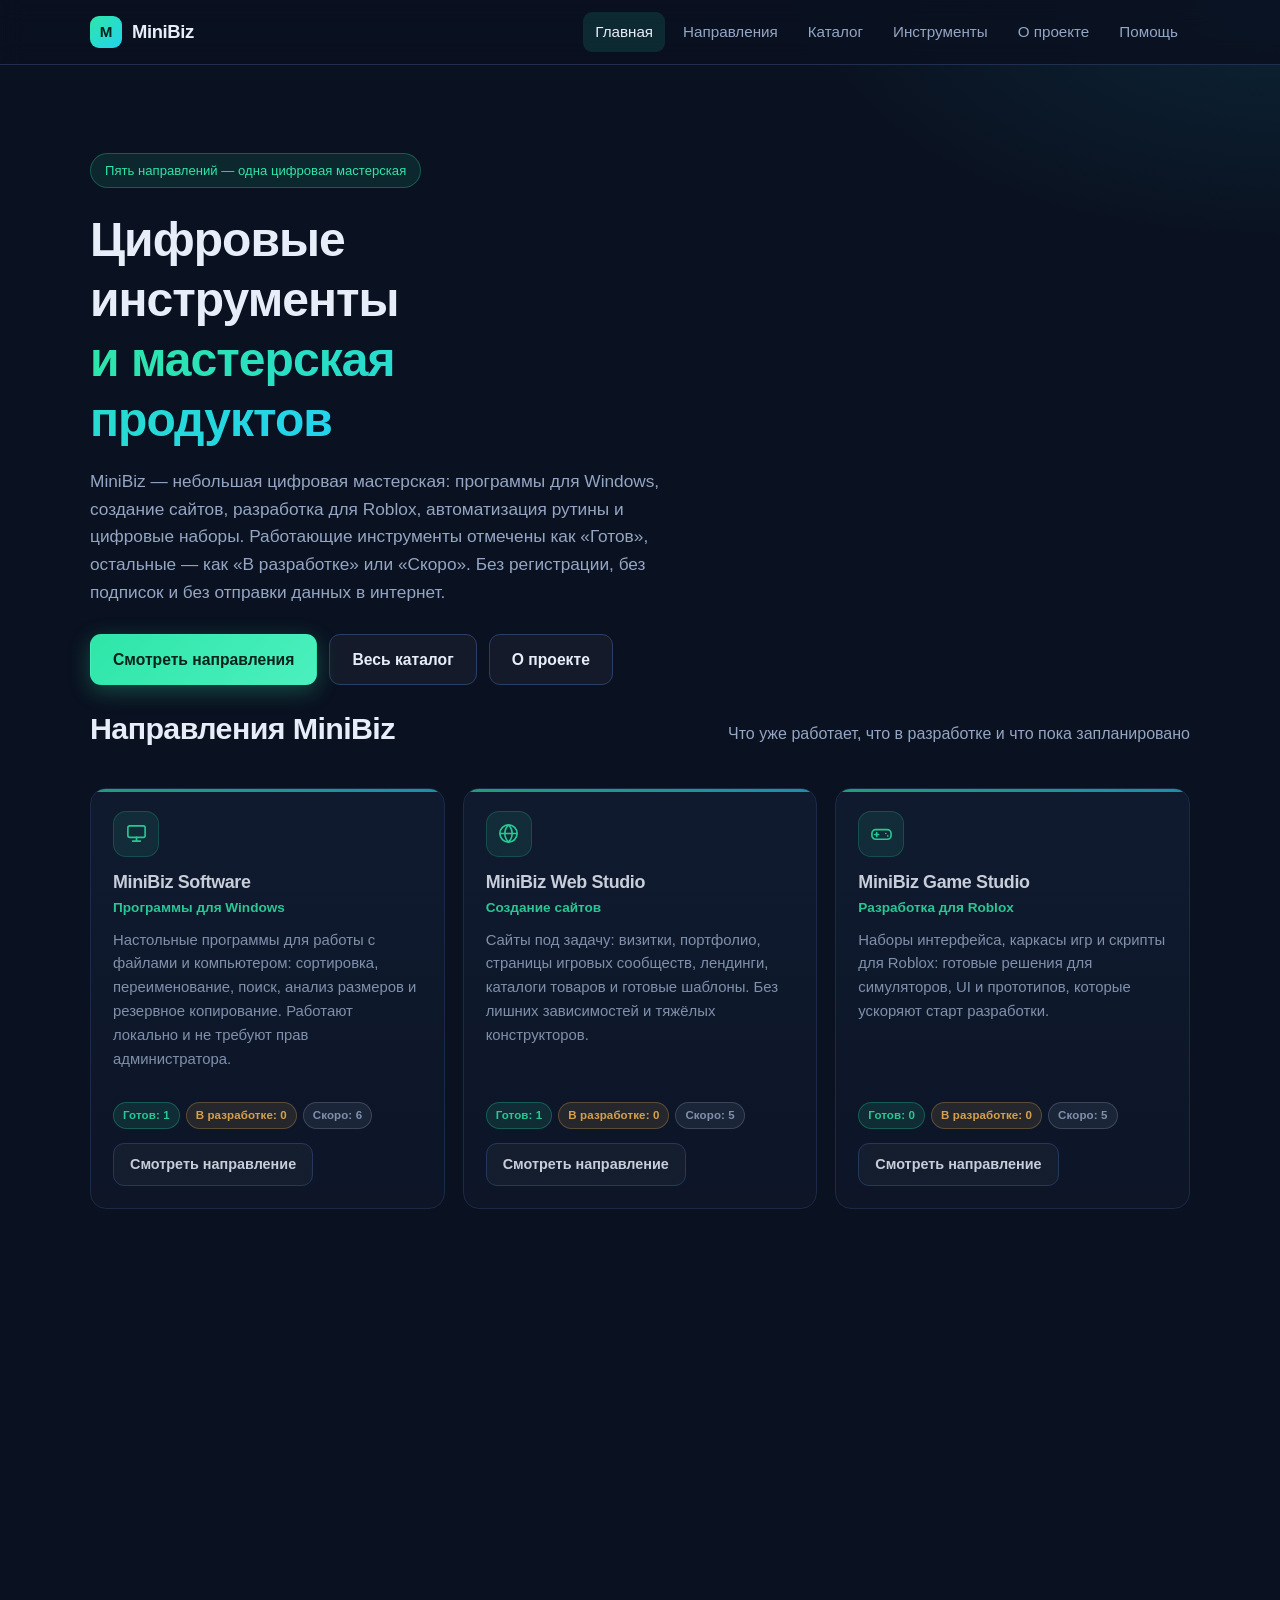
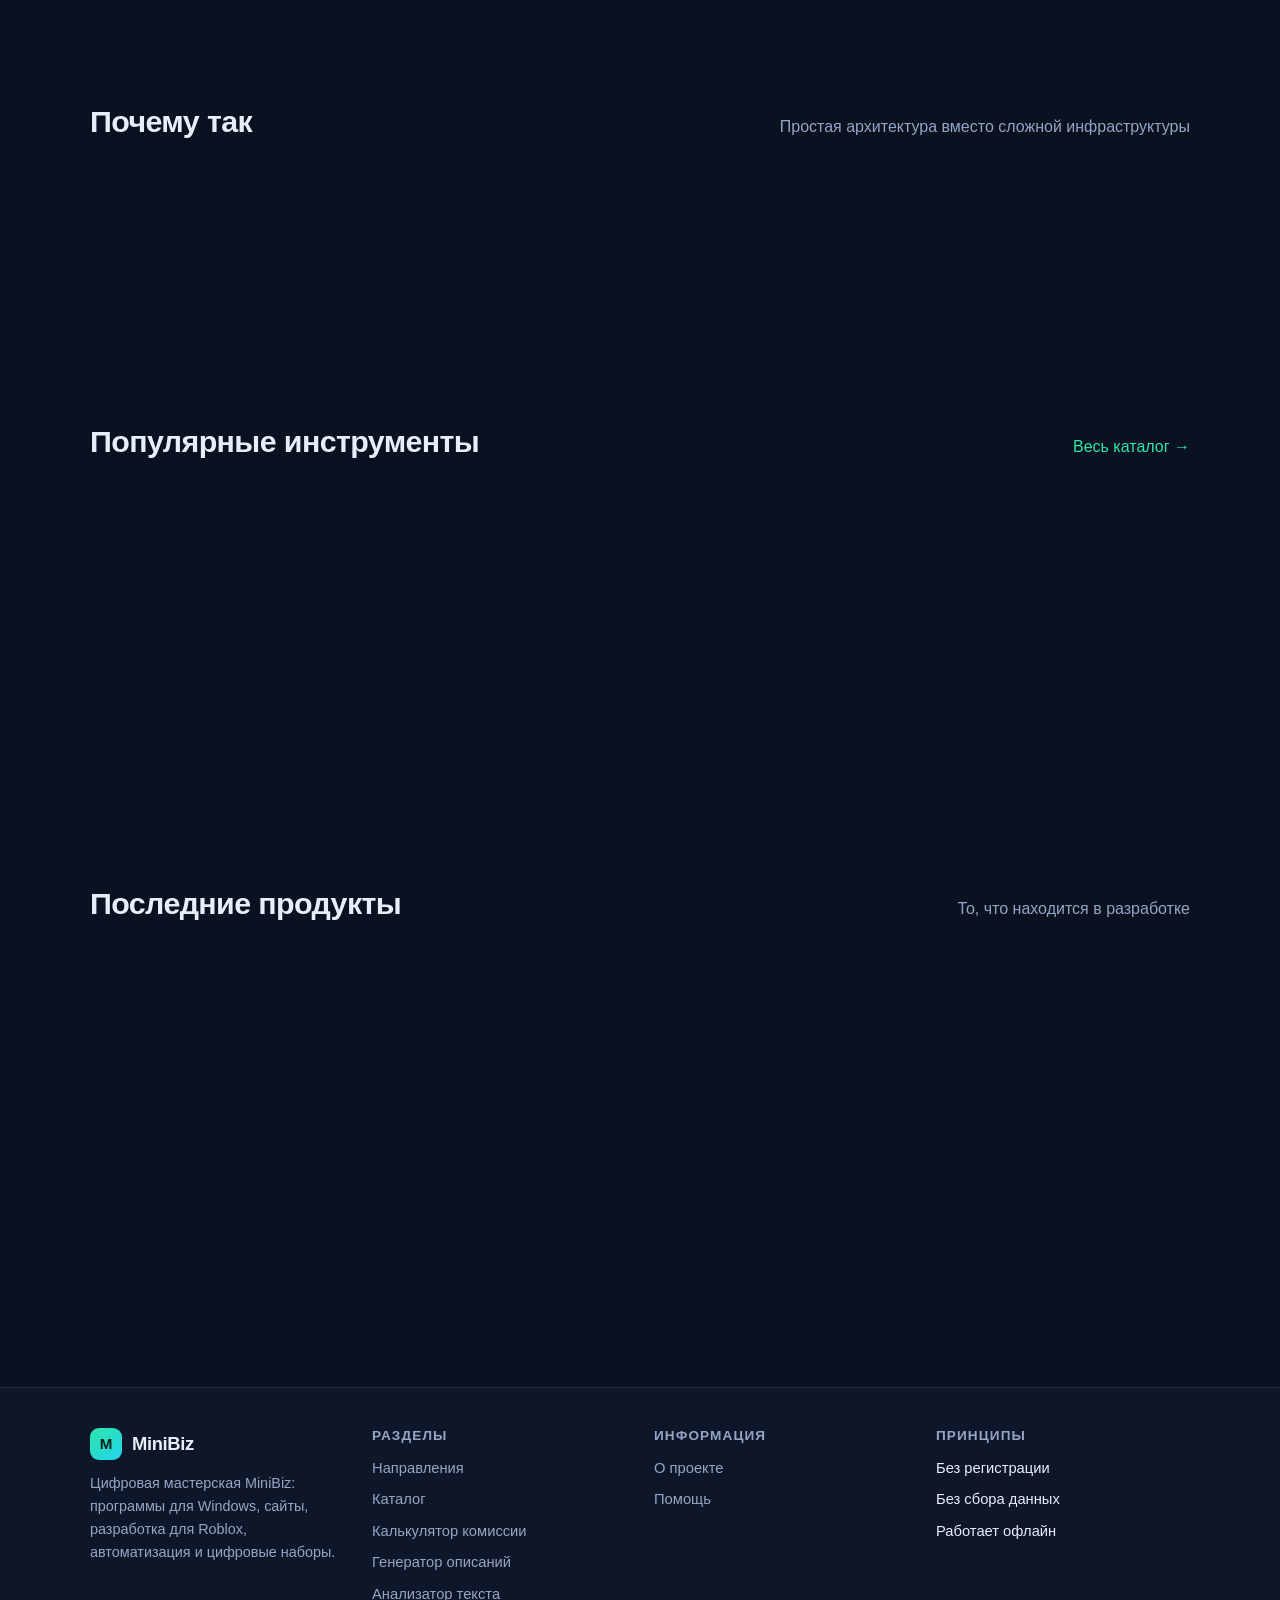
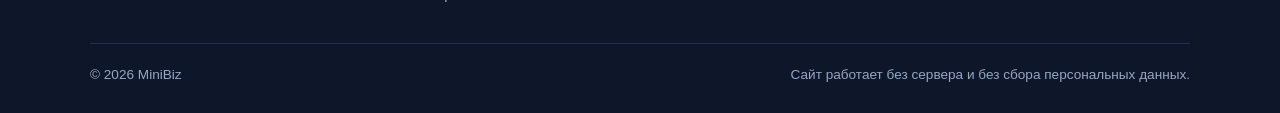
<file: index.html>
<!DOCTYPE html>
<html lang="ru">
<head>
<meta charset="utf-8">
<meta name="viewport" content="width=device-width, initial-scale=1">
<title>MiniBiz — цифровые инструменты для работы</title>
<meta name="description" content="MiniBiz — небольшая коллекция полезных цифровых инструментов: калькулятор комиссии, генератор описаний, анализатор текста и программы для Windows.">
<meta name="color-scheme" content="dark">
<link rel="stylesheet" href="assets/css/style.css">
<link rel="icon" href="data:image/svg+xml,%3Csvg xmlns='http://www.w3.org/2000/svg' viewBox='0 0 32 32'%3E%3Crect width='32' height='32' rx='8' fill='%232ee6a8'/%3E%3Ctext x='16' y='22' font-family='Segoe UI,Arial' font-size='16' font-weight='700' text-anchor='middle' fill='%2304231a'%3EM%3C/text%3E%3C/svg%3E">
<meta http-equiv="Content-Security-Policy" content="default-src 'self'; script-src 'self'; style-src 'self'; img-src 'self' data:; font-src 'self'; connect-src 'none'; form-action 'self'; base-uri 'self'">
</head>
<body>
<a class="skip-link" href="#main">Перейти к содержимому</a>

<header class="site-header">
  <div class="container header-inner">
    <a class="logo" href="index.html">
      <span class="logo-mark" aria-hidden="true">M</span>
      <span>MiniBiz</span>
    </a>
    <button class="nav-toggle" type="button" aria-expanded="false" aria-controls="primary-nav">Меню</button>
    <nav class="nav" id="primary-nav" aria-label="Основная навигация">
      <a href="index.html" aria-current="page">Главная</a>
      <a href="index.html#directions">Направления</a>
      <a href="catalog.html">Каталог</a>
      <a href="tools/commission.html">Инструменты</a>
      <a href="about.html">О проекте</a>
      <a href="help.html">Помощь</a>
    </nav>
  </div>
</header>

<main id="main">
  <div class="container">
    <section class="hero">
      <span class="hero-badge">Пять направлений — одна цифровая мастерская</span>
      <h1>Цифровые инструменты<br><span class="grad">и мастерская продуктов</span></h1>
      <p class="hero-lead">
        MiniBiz — небольшая цифровая мастерская: программы для Windows, создание
        сайтов, разработка для Roblox, автоматизация рутины и цифровые наборы.
        Работающие инструменты отмечены как «Готов», остальные — как «В разработке»
        или «Скоро». Без регистрации, без подписок и без отправки данных в интернет.
      </p>
      <div class="hero-actions">
        <a class="btn btn-primary" href="#directions">Смотреть направления</a>
        <a class="btn btn-ghost" href="catalog.html">Весь каталог</a>
        <a class="btn btn-ghost" href="about.html">О проекте</a>
      </div>
    </section>

    <section class="section" id="directions" aria-labelledby="directions-title">
      <div class="section-head">
        <h2 id="directions-title">Направления MiniBiz</h2>
        <p>Что уже работает, что в разработке и что пока запланировано</p>
      </div>
      <div class="grid grid-directions" id="directions-grid"></div>
    </section>

    <section class="section" aria-labelledby="advantages-title">
      <div class="section-head">
        <h2 id="advantages-title">Почему так</h2>
        <p>Простая архитектура вместо сложной инфраструктуры</p>
      </div>
      <div class="grid grid-4">
        <div class="card feature reveal">
          <div class="feature-icon">
            <svg viewBox="0 0 24 24" fill="none" stroke="currentColor" stroke-width="1.7" stroke-linecap="round" stroke-linejoin="round" aria-hidden="true"><path d="M13 2 4 14h6l-1 8 9-12h-6z"/></svg>
          </div>
          <div>
            <h3>Работает сразу</h3>
            <p>Браузерные инструменты открываются в один клик — без установки и настройки.</p>
          </div>
        </div>
        <div class="card feature reveal">
          <div class="feature-icon">
            <svg viewBox="0 0 24 24" fill="none" stroke="currentColor" stroke-width="1.7" stroke-linecap="round" stroke-linejoin="round" aria-hidden="true"><rect x="4" y="10" width="16" height="11" rx="2"/><path d="M8 10V7a4 4 0 0 1 8 0v3"/></svg>
          </div>
          <div>
            <h3>Данные остаются у вас</h3>
            <p>Все вычисления выполняются на вашем устройстве. Нет скрытой телеметрии.</p>
          </div>
        </div>
        <div class="card feature reveal">
          <div class="feature-icon">
            <svg viewBox="0 0 24 24" fill="none" stroke="currentColor" stroke-width="1.7" stroke-linecap="round" stroke-linejoin="round" aria-hidden="true"><path d="M9 6 3 12l6 6M15 6l6 6-6 6"/></svg>
          </div>
          <div>
            <h3>Код открыт</h3>
            <p>Исходники программ доступны для изучения и доработки под свои задачи.</p>
          </div>
        </div>
        <div class="card feature reveal">
          <div class="feature-icon">
            <svg viewBox="0 0 24 24" fill="none" stroke="currentColor" stroke-width="1.7" stroke-linecap="round" stroke-linejoin="round" aria-hidden="true"><path d="M12 3l7 3v6c0 4.4-3 8-7 9-4-1-7-4.6-7-9V6z"/><path d="M9 12l2 2 4-4"/></svg>
          </div>
          <div>
            <h3>Без сюрпризов</h3>
            <p>Никаких скрытых действий: программы перемещают файлы только после подтверждения.</p>
          </div>
        </div>
      </div>
    </section>

    <noscript>
      <div class="note">
        Карточки направлений и инструментов собираются с помощью JavaScript,
        поэтому без него они не появятся. Откройте инструменты напрямую:
        <a href="tools/commission.html">калькулятор комиссии</a>,
        <a href="tools/description.html">генератор описаний</a>,
        <a href="tools/text-analyzer.html">анализатор текста</a>.
        Направления проекта и их состав описаны в
        <a href="catalog.html">каталоге</a>.
      </div>
    </noscript>

    <section class="section" aria-labelledby="featured-title">
      <div class="section-head">
        <h2 id="featured-title">Популярные инструменты</h2>
        <a href="catalog.html">Весь каталог →</a>
      </div>
      <div class="grid grid-3" id="featured-products"></div>
    </section>

    <section class="section" aria-labelledby="latest-title">
      <div class="section-head">
        <h2 id="latest-title">Последние продукты</h2>
        <p>То, что находится в разработке</p>
      </div>
      <div class="grid grid-3" id="latest-products"></div>
    </section>
  </div>
</main>

<footer class="site-footer">
  <div class="container">
    <div class="footer-grid">
      <div>
        <a class="logo" href="index.html">
          <span class="logo-mark" aria-hidden="true">M</span>
          <span>MiniBiz</span>
        </a>
        <p class="footer-note">
          Цифровая мастерская MiniBiz: программы для Windows, сайты, разработка
          для Roblox, автоматизация и цифровые наборы.
        </p>
      </div>
      <div>
        <h3>Разделы</h3>
        <ul class="footer-links">
          <li><a href="index.html#directions">Направления</a></li>
          <li><a href="catalog.html">Каталог</a></li>
          <li><a href="tools/commission.html">Калькулятор комиссии</a></li>
          <li><a href="tools/description.html">Генератор описаний</a></li>
          <li><a href="tools/text-analyzer.html">Анализатор текста</a></li>
        </ul>
      </div>
      <div>
        <h3>Информация</h3>
        <ul class="footer-links">
          <li><a href="about.html">О проекте</a></li>
          <li><a href="help.html">Помощь</a></li>
        </ul>
      </div>
      <div>
        <h3>Принципы</h3>
        <ul class="footer-links">
          <li>Без регистрации</li>
          <li>Без сбора данных</li>
          <li>Работает офлайн</li>
        </ul>
      </div>
    </div>
    <div class="footer-bottom">
      <span>© <span id="footer-year">2026</span> MiniBiz</span>
      <span>Сайт работает без сервера и без сбора персональных данных.</span>
    </div>
  </div>
</footer>

<script src="assets/js/data.js"></script>
<script src="assets/js/app.js"></script>
</body>
</html>
</file>
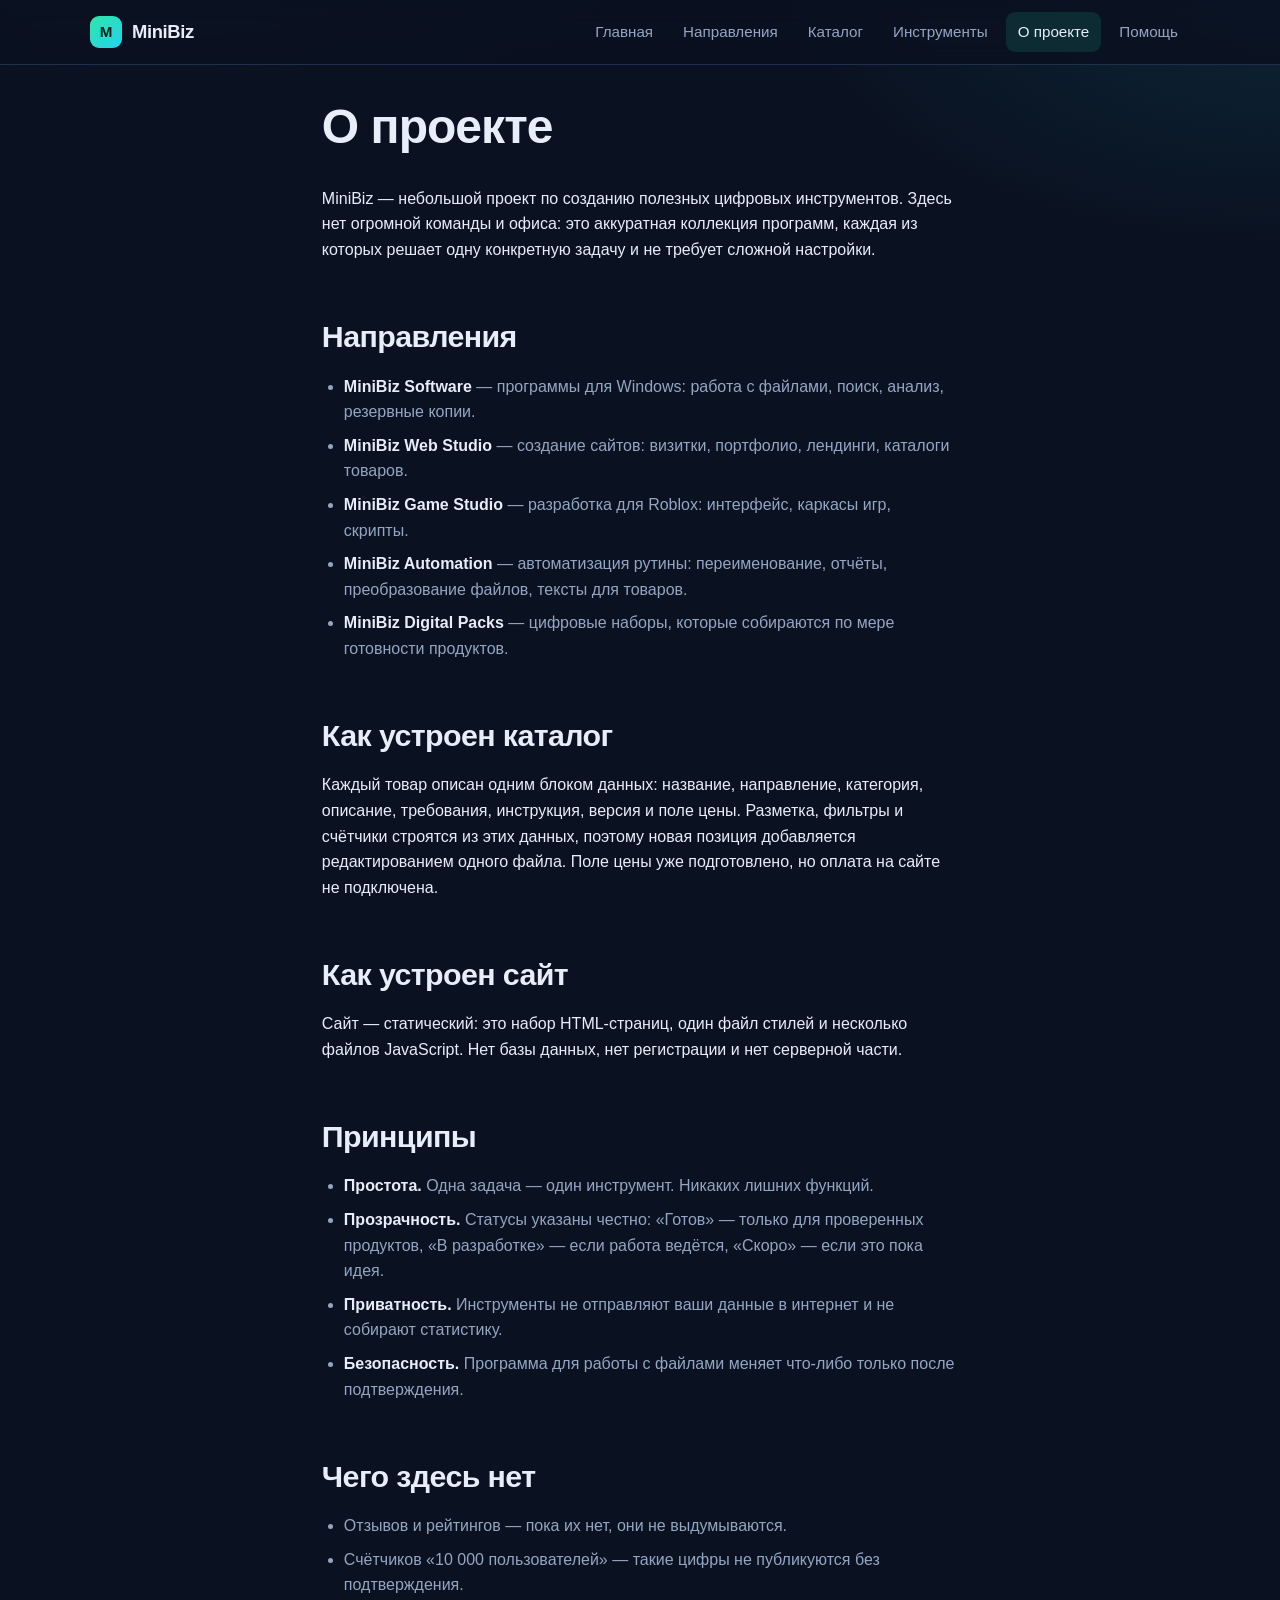
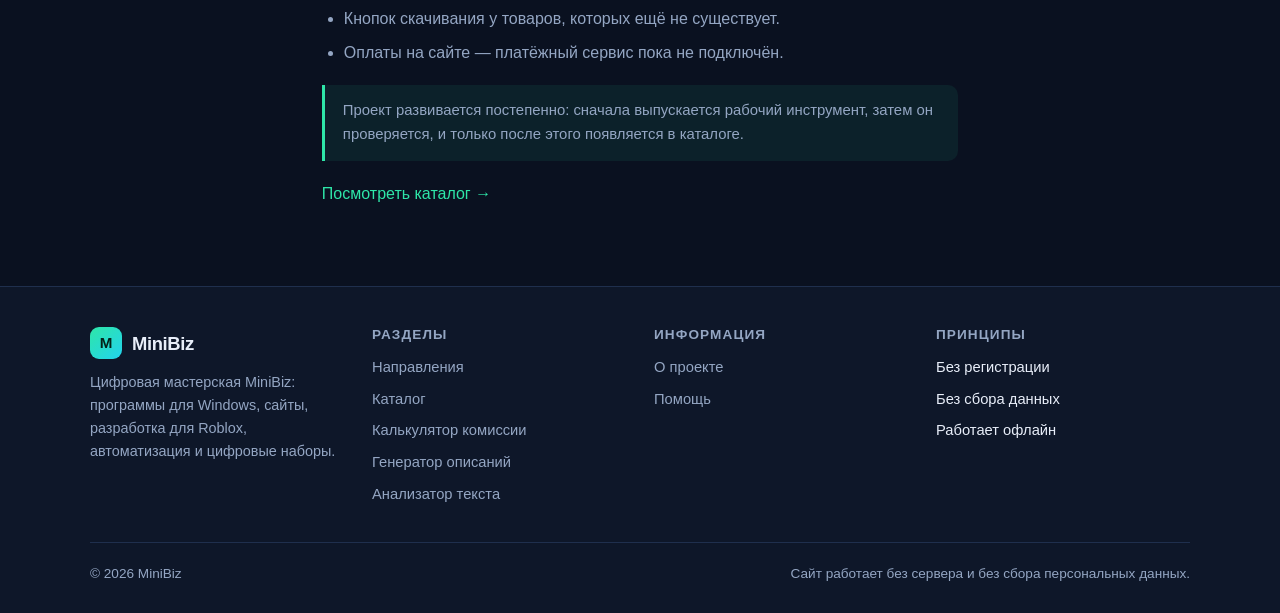
<file: about.html>
<!DOCTYPE html>
<html lang="ru">
<head>
<meta charset="utf-8">
<meta name="viewport" content="width=device-width, initial-scale=1">
<title>О проекте — MiniBiz</title>
<meta name="description" content="MiniBiz — небольшой проект по созданию понятных цифровых инструментов для повседневной работы.">
<meta name="color-scheme" content="dark">
<link rel="stylesheet" href="assets/css/style.css">
<link rel="icon" href="data:image/svg+xml,%3Csvg xmlns='http://www.w3.org/2000/svg' viewBox='0 0 32 32'%3E%3Crect width='32' height='32' rx='8' fill='%232ee6a8'/%3E%3Ctext x='16' y='22' font-family='Segoe UI,Arial' font-size='16' font-weight='700' text-anchor='middle' fill='%2304231a'%3EM%3C/text%3E%3C/svg%3E">
<meta http-equiv="Content-Security-Policy" content="default-src 'self'; script-src 'self'; style-src 'self'; img-src 'self' data:; font-src 'self'; connect-src 'none'; form-action 'self'; base-uri 'self'">
</head>
<body>
<a class="skip-link" href="#main">Перейти к содержимому</a>

<header class="site-header">
  <div class="container header-inner">
    <a class="logo" href="index.html">
      <span class="logo-mark" aria-hidden="true">M</span>
      <span>MiniBiz</span>
    </a>
    <button class="nav-toggle" type="button" aria-expanded="false" aria-controls="primary-nav">Меню</button>
    <nav class="nav" id="primary-nav" aria-label="Основная навигация">
      <a href="index.html">Главная</a>
      <a href="index.html#directions">Направления</a>
      <a href="catalog.html">Каталог</a>
      <a href="tools/commission.html">Инструменты</a>
      <a href="about.html" aria-current="page">О проекте</a>
      <a href="help.html">Помощь</a>
    </nav>
  </div>
</header>

<main id="main">
  <div class="container prose">
    <h1>О проекте</h1>
    <p>
      MiniBiz — небольшой проект по созданию полезных цифровых инструментов.
      Здесь нет огромной команды и офиса: это аккуратная коллекция программ,
      каждая из которых решает одну конкретную задачу и не требует сложной настройки.
    </p>

    <h2>Направления</h2>
    <ul>
      <li><strong>MiniBiz Software</strong> — программы для Windows: работа с файлами, поиск, анализ, резервные копии.</li>
      <li><strong>MiniBiz Web Studio</strong> — создание сайтов: визитки, портфолио, лендинги, каталоги товаров.</li>
      <li><strong>MiniBiz Game Studio</strong> — разработка для Roblox: интерфейс, каркасы игр, скрипты.</li>
      <li><strong>MiniBiz Automation</strong> — автоматизация рутины: переименование, отчёты, преобразование файлов, тексты для товаров.</li>
      <li><strong>MiniBiz Digital Packs</strong> — цифровые наборы, которые собираются по мере готовности продуктов.</li>
    </ul>

    <h2>Как устроен каталог</h2>
    <p>
      Каждый товар описан одним блоком данных: название, направление, категория,
      описание, требования, инструкция, версия и поле цены. Разметка, фильтры и
      счётчики строятся из этих данных, поэтому новая позиция добавляется
      редактированием одного файла. Поле цены уже подготовлено, но оплата на сайте
      не подключена.
    </p>

    <h2>Как устроен сайт</h2>
    <p>
      Сайт — статический: это набор HTML-страниц, один файл стилей и несколько файлов
      JavaScript. Нет базы данных, нет регистрации и нет серверной части.
    </p>

    <h2>Принципы</h2>
    <ul>
      <li><strong>Простота.</strong> Одна задача — один инструмент. Никаких лишних функций.</li>
      <li><strong>Прозрачность.</strong> Статусы указаны честно: «Готов» — только для проверенных продуктов, «В разработке» — если работа ведётся, «Скоро» — если это пока идея.</li>
      <li><strong>Приватность.</strong> Инструменты не отправляют ваши данные в интернет и не собирают статистику.</li>
      <li><strong>Безопасность.</strong> Программа для работы с файлами меняет что-либо только после подтверждения.</li>
    </ul>

    <h2>Чего здесь нет</h2>
    <ul>
      <li>Отзывов и рейтингов — пока их нет, они не выдумываются.</li>
      <li>Счётчиков «10 000 пользователей» — такие цифры не публикуются без подтверждения.</li>
      <li>Кнопок скачивания у товаров, которых ещё не существует.</li>
      <li>Оплаты на сайте — платёжный сервис пока не подключён.</li>
    </ul>

    <div class="note">
      Проект развивается постепенно: сначала выпускается рабочий инструмент,
      затем он проверяется, и только после этого появляется в каталоге.
    </div>

    <p><a href="catalog.html">Посмотреть каталог →</a></p>
  </div>
</main>

<footer class="site-footer">
  <div class="container">
    <div class="footer-grid">
      <div>
        <a class="logo" href="index.html">
          <span class="logo-mark" aria-hidden="true">M</span>
          <span>MiniBiz</span>
        </a>
        <p class="footer-note">
          Цифровая мастерская MiniBiz: программы для Windows, сайты, разработка для Roblox, автоматизация и цифровые наборы.
        </p>
      </div>
      <div>
        <h3>Разделы</h3>
        <ul class="footer-links">
          <li><a href="index.html#directions">Направления</a></li>
          <li><a href="catalog.html">Каталог</a></li>
          <li><a href="tools/commission.html">Калькулятор комиссии</a></li>
          <li><a href="tools/description.html">Генератор описаний</a></li>
          <li><a href="tools/text-analyzer.html">Анализатор текста</a></li>
        </ul>
      </div>
      <div>
        <h3>Информация</h3>
        <ul class="footer-links">
          <li><a href="about.html">О проекте</a></li>
          <li><a href="help.html">Помощь</a></li>
        </ul>
      </div>
      <div>
        <h3>Принципы</h3>
        <ul class="footer-links">
          <li>Без регистрации</li>
          <li>Без сбора данных</li>
          <li>Работает офлайн</li>
        </ul>
      </div>
    </div>
    <div class="footer-bottom">
      <span>© <span id="footer-year">2026</span> MiniBiz</span>
      <span>Сайт работает без сервера и без сбора персональных данных.</span>
    </div>
  </div>
</footer>

<script src="assets/js/data.js"></script>
<script src="assets/js/app.js"></script>
</body>
</html>
</file>
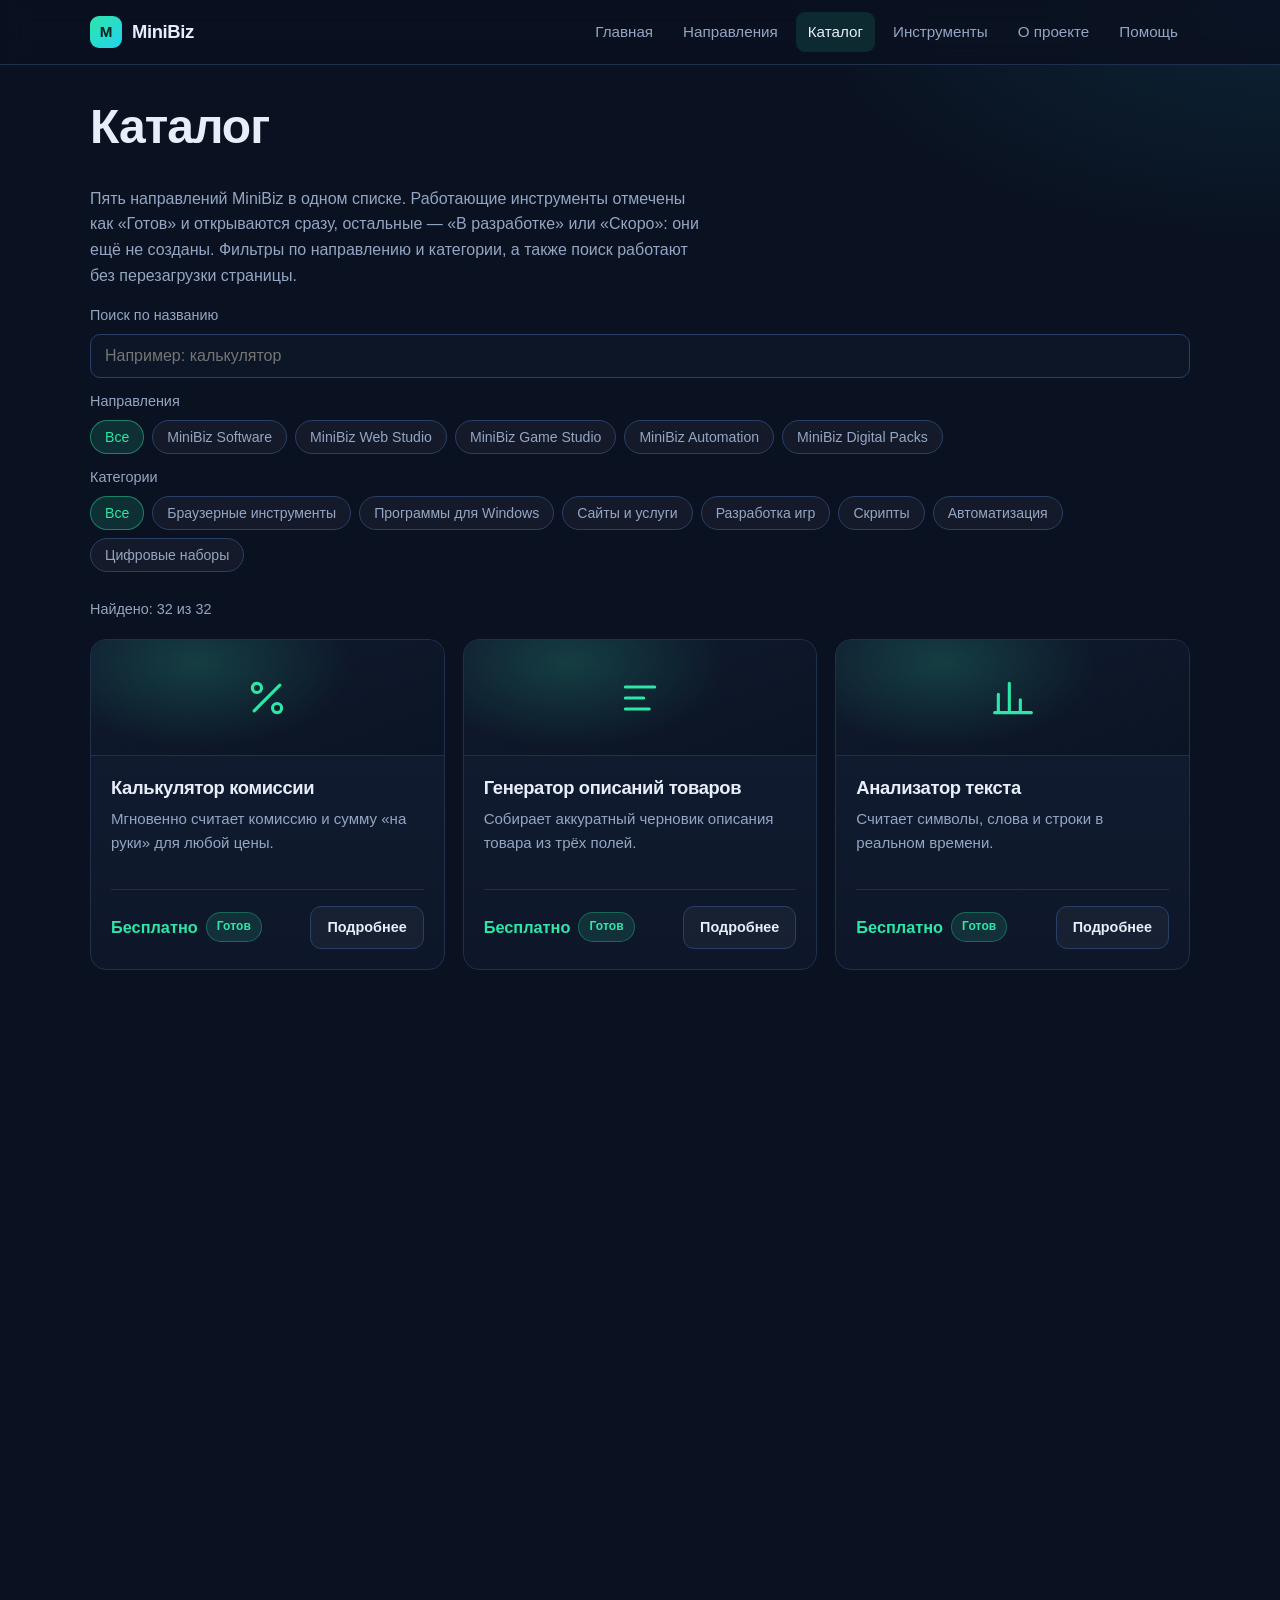
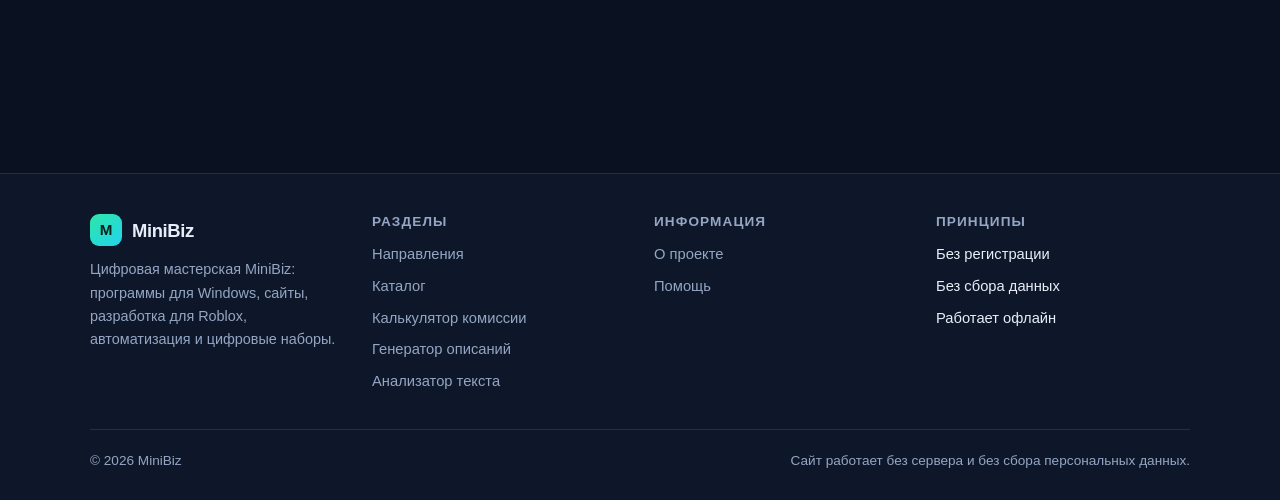
<file: catalog.html>
<!DOCTYPE html>
<html lang="ru">
<head>
<meta charset="utf-8">
<meta name="viewport" content="width=device-width, initial-scale=1">
<title>Каталог — MiniBiz</title>
<meta name="description" content="Каталог цифровых инструментов MiniBiz: бесплатные браузерные помощники и программы для Windows.">
<meta name="color-scheme" content="dark">
<link rel="stylesheet" href="assets/css/style.css">
<link rel="icon" href="data:image/svg+xml,%3Csvg xmlns='http://www.w3.org/2000/svg' viewBox='0 0 32 32'%3E%3Crect width='32' height='32' rx='8' fill='%232ee6a8'/%3E%3Ctext x='16' y='22' font-family='Segoe UI,Arial' font-size='16' font-weight='700' text-anchor='middle' fill='%2304231a'%3EM%3C/text%3E%3C/svg%3E">
<meta http-equiv="Content-Security-Policy" content="default-src 'self'; script-src 'self'; style-src 'self'; img-src 'self' data:; font-src 'self'; connect-src 'none'; form-action 'self'; base-uri 'self'">
</head>
<body>
<a class="skip-link" href="#main">Перейти к содержимому</a>

<header class="site-header">
  <div class="container header-inner">
    <a class="logo" href="index.html">
      <span class="logo-mark" aria-hidden="true">M</span>
      <span>MiniBiz</span>
    </a>
    <button class="nav-toggle" type="button" aria-expanded="false" aria-controls="primary-nav">Меню</button>
    <nav class="nav" id="primary-nav" aria-label="Основная навигация">
      <a href="index.html">Главная</a>
      <a href="index.html#directions">Направления</a>
      <a href="catalog.html" aria-current="page">Каталог</a>
      <a href="tools/commission.html">Инструменты</a>
      <a href="about.html">О проекте</a>
      <a href="help.html">Помощь</a>
    </nav>
  </div>
</header>

<main id="main">
  <div class="container">
    <h1>Каталог</h1>
    <p class="catalog-intro">
      Пять направлений MiniBiz в одном списке. Работающие инструменты отмечены
      как «Готов» и открываются сразу, остальные — «В разработке» или «Скоро»:
      они ещё не созданы. Фильтры по направлению и категории, а также поиск
      работают без перезагрузки страницы.
    </p>

    <noscript>
      <div class="note">
        Каталог, поиск и фильтры работают на JavaScript, поэтому без него список
        инструментов не отображается. Откройте инструменты напрямую:
        <a href="tools/commission.html">калькулятор комиссии</a>,
        <a href="tools/description.html">генератор описаний</a>,
        <a href="tools/text-analyzer.html">анализатор текста</a>.
        Описание всех пяти направлений — на <a href="index.html#directions">главной странице</a>.
      </div>
    </noscript>

    <div class="toolbar">
      <div class="field-inline">
        <label for="catalog-search">Поиск по названию</label>
        <input type="text" id="catalog-search" placeholder="Например: калькулятор" autocomplete="off">
      </div>
      <div class="w-full">
        <span class="field-label">Направления</span>
        <div class="chips" id="direction-chips"></div>
      </div>
      <div class="w-full">
        <span class="field-label">Категории</span>
        <div class="chips" id="category-chips"></div>
      </div>
    </div>

    <p id="catalog-count" class="catalog-count" aria-live="polite"></p>

    <div class="grid grid-3" id="catalog-grid"></div>
  </div>
</main>

<footer class="site-footer">
  <div class="container">
    <div class="footer-grid">
      <div>
        <a class="logo" href="index.html">
          <span class="logo-mark" aria-hidden="true">M</span>
          <span>MiniBiz</span>
        </a>
        <p class="footer-note">
          Цифровая мастерская MiniBiz: программы для Windows, сайты, разработка
          для Roblox, автоматизация и цифровые наборы.
        </p>
      </div>
      <div>
        <h3>Разделы</h3>
        <ul class="footer-links">
          <li><a href="index.html#directions">Направления</a></li>
          <li><a href="catalog.html">Каталог</a></li>
          <li><a href="tools/commission.html">Калькулятор комиссии</a></li>
          <li><a href="tools/description.html">Генератор описаний</a></li>
          <li><a href="tools/text-analyzer.html">Анализатор текста</a></li>
        </ul>
      </div>
      <div>
        <h3>Информация</h3>
        <ul class="footer-links">
          <li><a href="about.html">О проекте</a></li>
          <li><a href="help.html">Помощь</a></li>
        </ul>
      </div>
      <div>
        <h3>Принципы</h3>
        <ul class="footer-links">
          <li>Без регистрации</li>
          <li>Без сбора данных</li>
          <li>Работает офлайн</li>
        </ul>
      </div>
    </div>
    <div class="footer-bottom">
      <span>© <span id="footer-year">2026</span> MiniBiz</span>
      <span>Сайт работает без сервера и без сбора персональных данных.</span>
    </div>
  </div>
</footer>

<script src="assets/js/data.js"></script>
<script src="assets/js/app.js"></script>
</body>
</html>
</file>
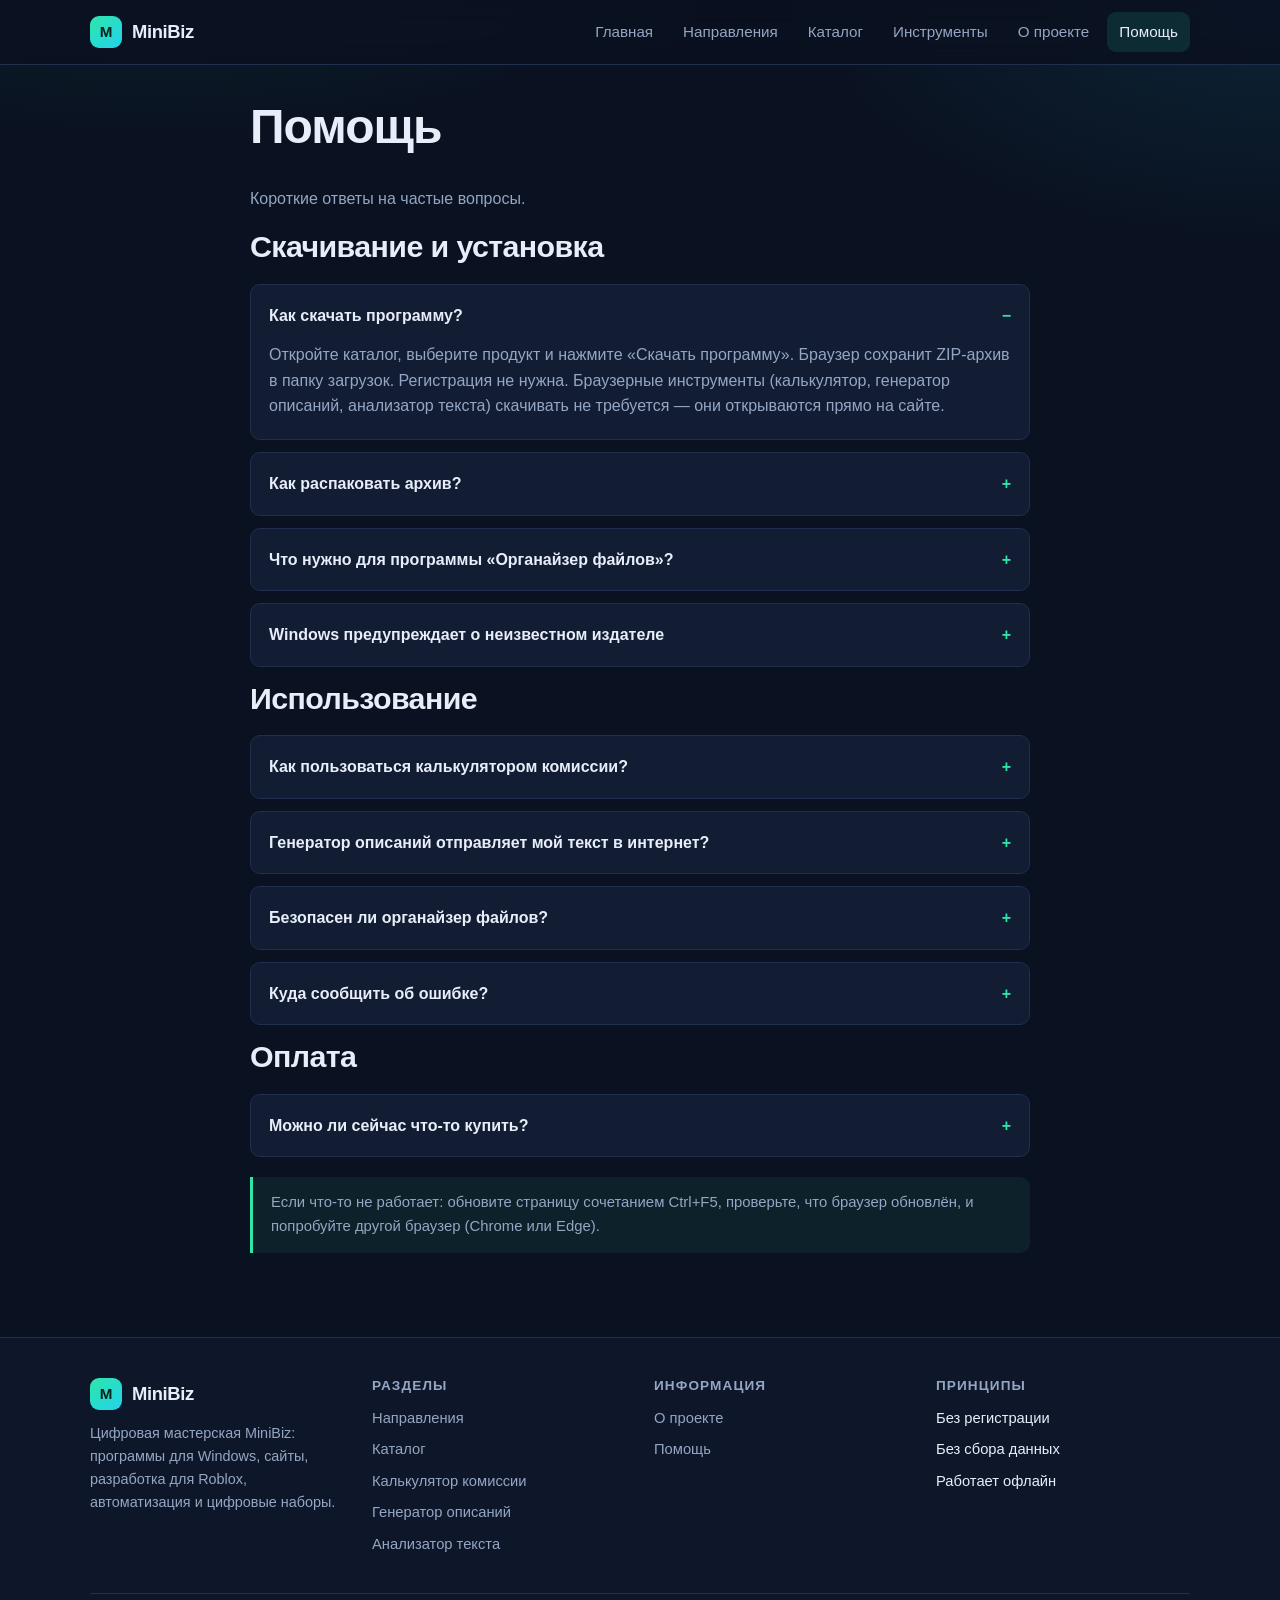
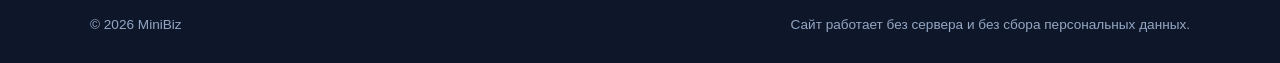
<file: help.html>
<!DOCTYPE html>
<html lang="ru">
<head>
<meta charset="utf-8">
<meta name="viewport" content="width=device-width, initial-scale=1">
<title>Помощь — MiniBiz</title>
<meta name="description" content="Как скачать, установить и использовать инструменты MiniBiz. Куда сообщить об ошибке.">
<meta name="color-scheme" content="dark">
<link rel="stylesheet" href="assets/css/style.css">
<link rel="icon" href="data:image/svg+xml,%3Csvg xmlns='http://www.w3.org/2000/svg' viewBox='0 0 32 32'%3E%3Crect width='32' height='32' rx='8' fill='%232ee6a8'/%3E%3Ctext x='16' y='22' font-family='Segoe UI,Arial' font-size='16' font-weight='700' text-anchor='middle' fill='%2304231a'%3EM%3C/text%3E%3C/svg%3E">
<meta http-equiv="Content-Security-Policy" content="default-src 'self'; script-src 'self'; style-src 'self'; img-src 'self' data:; font-src 'self'; connect-src 'none'; form-action 'self'; base-uri 'self'">
</head>
<body>
<a class="skip-link" href="#main">Перейти к содержимому</a>

<header class="site-header">
  <div class="container header-inner">
    <a class="logo" href="index.html">
      <span class="logo-mark" aria-hidden="true">M</span>
      <span>MiniBiz</span>
    </a>
    <button class="nav-toggle" type="button" aria-expanded="false" aria-controls="primary-nav">Меню</button>
    <nav class="nav" id="primary-nav" aria-label="Основная навигация">
      <a href="index.html">Главная</a>
      <a href="index.html#directions">Направления</a>
      <a href="catalog.html">Каталог</a>
      <a href="tools/commission.html">Инструменты</a>
      <a href="about.html">О проекте</a>
      <a href="help.html" aria-current="page">Помощь</a>
    </nav>
  </div>
</header>

<main id="main">
  <div class="container container-narrow">
    <h1>Помощь</h1>
    <p class="text-muted">Короткие ответы на частые вопросы.</p>

    <h2>Скачивание и установка</h2>

    <details class="faq-item" open>
      <summary>Как скачать программу?</summary>
      <p>
        Откройте каталог, выберите продукт и нажмите «Скачать программу».
        Браузер сохранит ZIP-архив в папку загрузок. Регистрация не нужна.
        Браузерные инструменты (калькулятор, генератор описаний, анализатор текста)
        скачивать не требуется — они открываются прямо на сайте.
      </p>
    </details>

    <details class="faq-item">
      <summary>Как распаковать архив?</summary>
      <p>
        На Windows: правый клик по файлу → «Извлечь всё…» → выберите папку → «Извлечь».
        Не запускайте программу прямо из архива — сначала распакуйте.
      </p>
    </details>

    <details class="faq-item">
      <summary>Что нужно для программы «Органайзер файлов»?</summary>
      <p>
        Windows 10 или 11 и Python 3.10 или новее. Скачайте установщик с python.org,
        при установке отметьте галочку «Add python.exe to PATH». После этого
        двойной клик по <code>run.bat</code> запустит программу.
        Если Python уже установлен, запускать ничего дополнительно не нужно.
      </p>
    </details>

    <details class="faq-item">
      <summary>Windows предупреждает о неизвестном издателе</summary>
      <p>
        Это стандартное предупреждение для небольших программ без платной подписи кода.
        Файлы проекта открыты — вы можете прочитать исходный код перед запуском.
        Никогда не запускайте программу, если не понимаете, что она делает.
      </p>
    </details>

    <h2>Использование</h2>

    <details class="faq-item">
      <summary>Как пользоваться калькулятором комиссии?</summary>
      <p>
        Введите цену и процент комиссии. Результат обновляется сразу.
        Пример: 1500 ₽ и 15% — комиссия 225 ₽, на руки 1275 ₽.
      </p>
    </details>

    <details class="faq-item">
      <summary>Генератор описаний отправляет мой текст в интернет?</summary>
      <p>
        Нет. Текст остаётся в браузере, никуда не передаётся и не сохраняется.
        Если закрыть страницу, введённые данные исчезнут.
      </p>
    </details>

    <details class="faq-item">
      <summary>Безопасен ли органайзер файлов?</summary>
      <p>
        Программа не удаляет файлы, не требует прав администратора и не отправляет
        данные в сеть. Она показывает список всех перемещений до применения и умеет
        отменять последнюю сортировку. При этом любая программа, работающая с файлами,
        может ошибиться — поэтому сначала проверяйте её на копии папки.
      </p>
    </details>

    <details class="faq-item">
      <summary>Куда сообщить об ошибке?</summary>
      <p>
        Опишите ошибку по шагам: что вы сделали, что ожидали увидеть и что произошло.
        Приложите версию программы из карточки продукта и, если возможно, скриншот.
        Сообщение передайте тому, кто передал вам сайт — контакты поддержки
        появятся здесь, когда будет настроен канал обратной связи.
      </p>
    </details>

    <h2>Оплата</h2>
    <details class="faq-item">
      <summary>Можно ли сейчас что-то купить?</summary>
      <p>
        Нет. Все опубликованные инструменты бесплатны. Платёжный сервис не подключён,
        поэтому платных товаров на сайте нет — статус «В разработке» означает,
        что продукт ещё не готов.
      </p>
    </details>

    <div class="note">
      Если что-то не работает: обновите страницу сочетанием Ctrl+F5,
      проверьте, что браузер обновлён, и попробуйте другой браузер (Chrome или Edge).
    </div>
  </div>
</main>

<footer class="site-footer">
  <div class="container">
    <div class="footer-grid">
      <div>
        <a class="logo" href="index.html">
          <span class="logo-mark" aria-hidden="true">M</span>
          <span>MiniBiz</span>
        </a>
        <p class="footer-note">
          Цифровая мастерская MiniBiz: программы для Windows, сайты, разработка для Roblox, автоматизация и цифровые наборы.
        </p>
      </div>
      <div>
        <h3>Разделы</h3>
        <ul class="footer-links">
          <li><a href="index.html#directions">Направления</a></li>
          <li><a href="catalog.html">Каталог</a></li>
          <li><a href="tools/commission.html">Калькулятор комиссии</a></li>
          <li><a href="tools/description.html">Генератор описаний</a></li>
          <li><a href="tools/text-analyzer.html">Анализатор текста</a></li>
        </ul>
      </div>
      <div>
        <h3>Информация</h3>
        <ul class="footer-links">
          <li><a href="about.html">О проекте</a></li>
          <li><a href="help.html">Помощь</a></li>
        </ul>
      </div>
      <div>
        <h3>Принципы</h3>
        <ul class="footer-links">
          <li>Без регистрации</li>
          <li>Без сбора данных</li>
          <li>Работает офлайн</li>
        </ul>
      </div>
    </div>
    <div class="footer-bottom">
      <span>© <span id="footer-year">2026</span> MiniBiz</span>
      <span>Сайт работает без сервера и без сбора персональных данных.</span>
    </div>
  </div>
</footer>

<script src="assets/js/data.js"></script>
<script src="assets/js/app.js"></script>
</body>
</html>
</file>
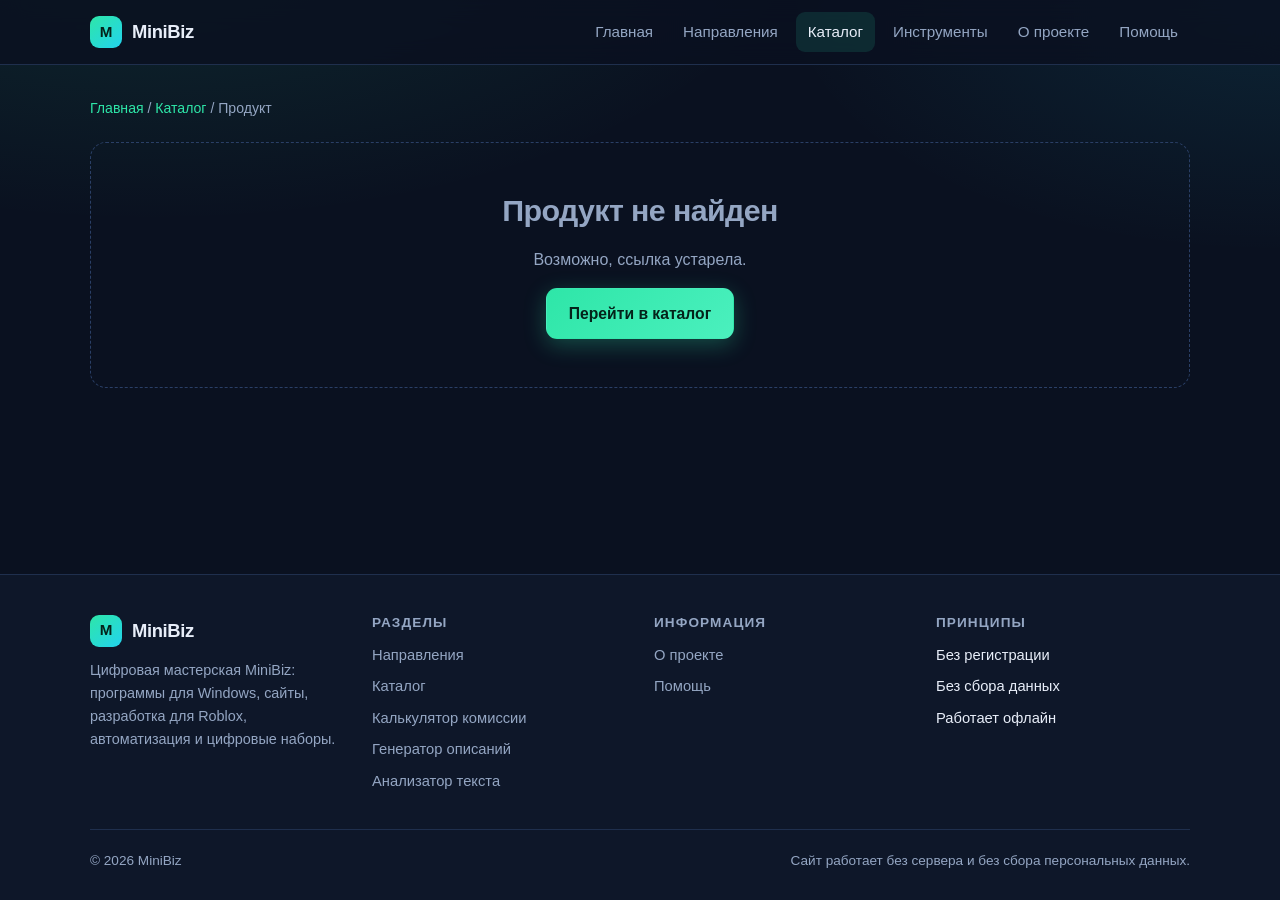
<file: product.html>
<!DOCTYPE html>
<html lang="ru">
<head>
<meta charset="utf-8">
<meta name="viewport" content="width=device-width, initial-scale=1">
<title>Продукт — MiniBiz</title>
<meta name="description" content="Подробная информация о продукте MiniBiz: возможности, системные требования и инструкция.">
<meta name="color-scheme" content="dark">
<link rel="stylesheet" href="assets/css/style.css">
<link rel="icon" href="data:image/svg+xml,%3Csvg xmlns='http://www.w3.org/2000/svg' viewBox='0 0 32 32'%3E%3Crect width='32' height='32' rx='8' fill='%232ee6a8'/%3E%3Ctext x='16' y='22' font-family='Segoe UI,Arial' font-size='16' font-weight='700' text-anchor='middle' fill='%2304231a'%3EM%3C/text%3E%3C/svg%3E">
<meta http-equiv="Content-Security-Policy" content="default-src 'self'; script-src 'self'; style-src 'self'; img-src 'self' data:; font-src 'self'; connect-src 'none'; form-action 'self'; base-uri 'self'">
</head>
<body>
<a class="skip-link" href="#main">Перейти к содержимому</a>

<header class="site-header">
  <div class="container header-inner">
    <a class="logo" href="index.html">
      <span class="logo-mark" aria-hidden="true">M</span>
      <span>MiniBiz</span>
    </a>
    <button class="nav-toggle" type="button" aria-expanded="false" aria-controls="primary-nav">Меню</button>
    <nav class="nav" id="primary-nav" aria-label="Основная навигация">
      <a href="index.html">Главная</a>
      <a href="index.html#directions">Направления</a>
      <a href="catalog.html" aria-current="page">Каталог</a>
      <a href="tools/commission.html">Инструменты</a>
      <a href="about.html">О проекте</a>
      <a href="help.html">Помощь</a>
    </nav>
  </div>
</header>

<main id="main">
  <div class="container">
    <nav aria-label="Хлебные крошки" class="breadcrumbs">
      <a href="index.html">Главная</a> / <a href="catalog.html">Каталог</a> / <span>Продукт</span>
    </nav>
    <noscript>
      <div class="note">
        Информация о продукте загружается с помощью JavaScript, поэтому без него эта страница
        остаётся пустой. Откройте инструменты напрямую:
        <a href="tools/commission.html">калькулятор комиссии</a>,
        <a href="tools/description.html">генератор описаний</a>,
        <a href="tools/text-analyzer.html">анализатор текста</a>,
        или вернитесь в <a href="catalog.html">каталог</a>.
      </div>
    </noscript>
    <div id="product-root"></div>
  </div>
</main>

<footer class="site-footer">
  <div class="container">
    <div class="footer-grid">
      <div>
        <a class="logo" href="index.html">
          <span class="logo-mark" aria-hidden="true">M</span>
          <span>MiniBiz</span>
        </a>
        <p class="footer-note">
          Цифровая мастерская MiniBiz: программы для Windows, сайты, разработка для Roblox, автоматизация и цифровые наборы.
        </p>
      </div>
      <div>
        <h3>Разделы</h3>
        <ul class="footer-links">
          <li><a href="index.html#directions">Направления</a></li>
          <li><a href="catalog.html">Каталог</a></li>
          <li><a href="tools/commission.html">Калькулятор комиссии</a></li>
          <li><a href="tools/description.html">Генератор описаний</a></li>
          <li><a href="tools/text-analyzer.html">Анализатор текста</a></li>
        </ul>
      </div>
      <div>
        <h3>Информация</h3>
        <ul class="footer-links">
          <li><a href="about.html">О проекте</a></li>
          <li><a href="help.html">Помощь</a></li>
        </ul>
      </div>
      <div>
        <h3>Принципы</h3>
        <ul class="footer-links">
          <li>Без регистрации</li>
          <li>Без сбора данных</li>
          <li>Работает офлайн</li>
        </ul>
      </div>
    </div>
    <div class="footer-bottom">
      <span>© <span id="footer-year">2026</span> MiniBiz</span>
      <span>Сайт работает без сервера и без сбора персональных данных.</span>
    </div>
  </div>
</footer>

<script src="assets/js/data.js"></script>
<script src="assets/js/app.js"></script>
</body>
</html>
</file>
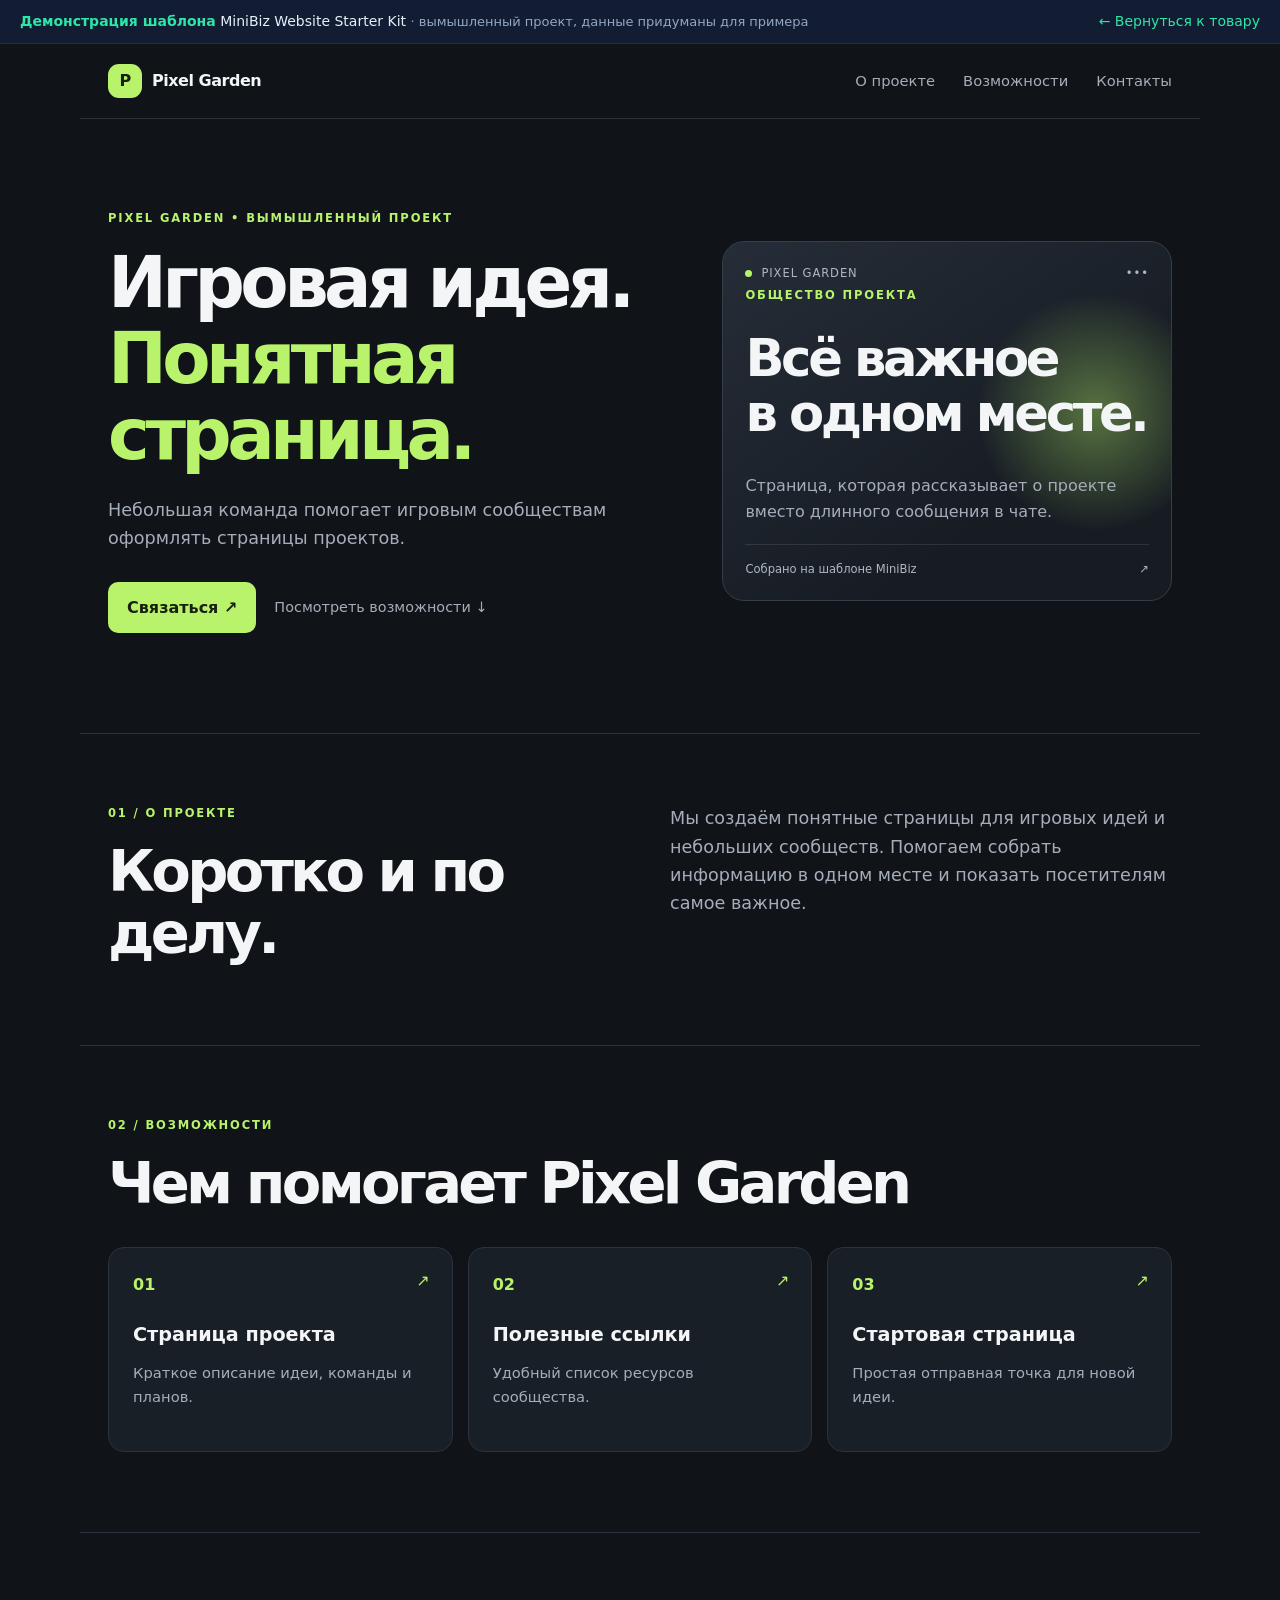
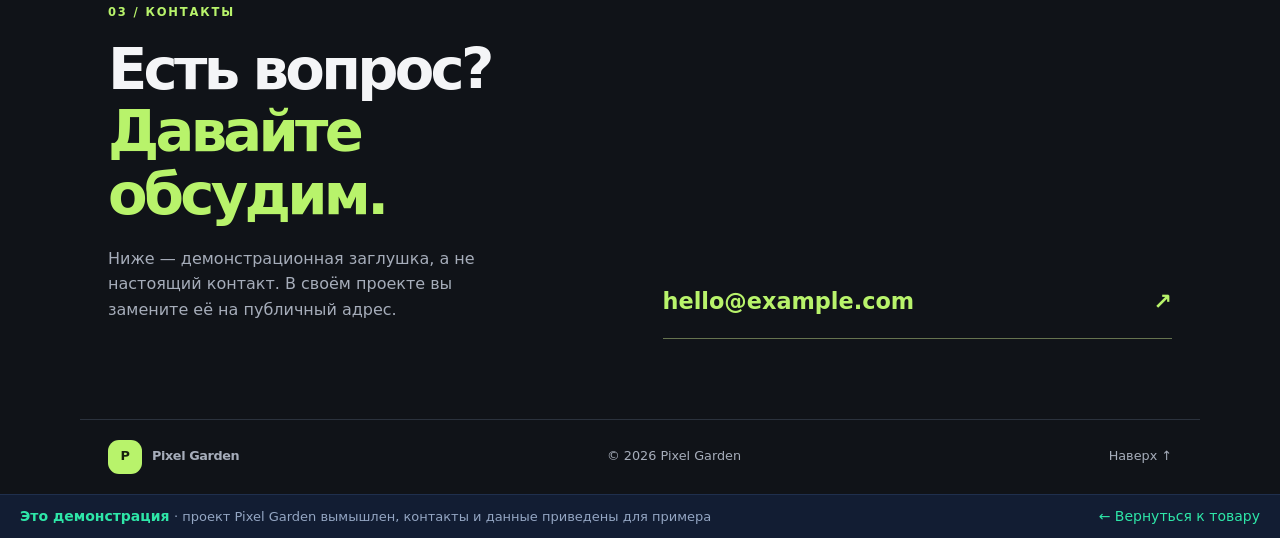
<file: demo/starter-kit.html>
<!doctype html>
<html lang="ru">
<head>
<meta charset="utf-8">
<meta name="viewport" content="width=device-width, initial-scale=1">
<title>Pixel Garden — демонстрация шаблона MiniBiz Website Starter Kit</title>
<meta name="description" content="Демонстрация шаблона MiniBiz Website Starter Kit на вымышленном проекте Pixel Garden.">
<meta name="robots" content="noindex">
<meta name="color-scheme" content="dark">
<link rel="icon" href="data:image/svg+xml,%3Csvg xmlns='http://www.w3.org/2000/svg' viewBox='0 0 32 32'%3E%3Crect width='32' height='32' rx='9' fill='%23b8f36b'/%3E%3Ctext x='16' y='22' font-family='Arial' font-size='16' font-weight='700' text-anchor='middle' fill='%2318200e'%3EP%3C/text%3E%3C/svg%3E">
<link rel="stylesheet" href="starter-kit.css">
<link rel="stylesheet" href="demo-bar.css">
<meta http-equiv="Content-Security-Policy" content="default-src 'self'; script-src 'self'; style-src 'self'; img-src 'self' data:; font-src 'self'; connect-src 'none'; form-action 'self'; base-uri 'self'">
</head>
<body>

<div class="demo-bar">
  <p><strong>Демонстрация шаблона</strong> MiniBiz Website Starter Kit
    <span class="demo-note">· вымышленный проект, данные придуманы для примера</span></p>
  <a href="../product.html?id=website-templates">← Вернуться к товару</a>
</div>

<header class="header">
  <a class="brand" href="#home"><span class="logo">P</span><span>Pixel Garden</span></a>
  <button class="menu" aria-expanded="false" aria-controls="nav">Меню</button>
  <nav id="nav">
    <a href="#about">О проекте</a>
    <a href="#services">Возможности</a>
    <a href="#contact">Контакты</a>
  </nav>
</header>

<main id="home">
  <section class="hero">
    <div>
      <p class="eyebrow">PIXEL GARDEN • ВЫМЫШЛЕННЫЙ ПРОЕКТ</p>
      <h1>Игровая идея.<br><em>Понятная страница.</em></h1>
      <p class="lead">Небольшая команда помогает игровым сообществам оформлять страницы проектов.</p>
      <div class="actions">
        <a class="button" href="#contact">Связаться ↗</a>
        <a class="sub-link" href="#services">Посмотреть возможности ↓</a>
      </div>
    </div>
    <div class="visual">
      <div class="visual-top"><span class="dot"></span> PIXEL GARDEN <span class="dots">•••</span></div>
      <div class="glow"></div>
      <p class="eyebrow">ОБЩЕСТВО ПРОЕКТА</p>
      <h2>Всё важное<br>в одном месте.</h2>
      <p class="muted">Страница, которая рассказывает о проекте вместо длинного сообщения в чате.</p>
      <div class="visual-bottom">Собрано на шаблоне MiniBiz <span>↗</span></div>
    </div>
  </section>

  <section class="section split" id="about">
    <div>
      <p class="eyebrow">01 / О ПРОЕКТЕ</p>
      <h2>Коротко и по делу.</h2>
    </div>
    <p class="intro">Мы создаём понятные страницы для игровых идей и небольших сообществ. Помогаем собрать информацию в одном месте и показать посетителям самое важное.</p>
  </section>

  <section class="section" id="services">
    <p class="eyebrow">02 / ВОЗМОЖНОСТИ</p>
    <h2>Чем помогает Pixel Garden</h2>
    <div class="grid">
      <article><b>01</b><h3>Страница проекта</h3><p>Краткое описание идеи, команды и планов.</p><span>↗</span></article>
      <article><b>02</b><h3>Полезные ссылки</h3><p>Удобный список ресурсов сообщества.</p><span>↗</span></article>
      <article><b>03</b><h3>Стартовая страница</h3><p>Простая отправная точка для новой идеи.</p><span>↗</span></article>
    </div>
  </section>

  <section class="contact" id="contact">
    <div>
      <p class="eyebrow">03 / КОНТАКТЫ</p>
      <h2>Есть вопрос?<br><em>Давайте обсудим.</em></h2>
      <p class="muted">Ниже — демонстрационная заглушка, а не настоящий контакт. В своём проекте вы замените её на публичный адрес.</p>
    </div>
    <a class="contact-link" href="mailto:hello@example.com"><span>hello@example.com</span><span>↗</span></a>
  </section>
</main>

<footer>
  <a class="brand" href="#home"><span class="logo">P</span><span>Pixel Garden</span></a>
  <p>© <span id="year"></span> Pixel Garden</p>
  <a href="#home">Наверх ↑</a>
</footer>

<div class="demo-bar demo-bar--bottom">
  <p><strong>Это демонстрация</strong>
    <span class="demo-note">· проект Pixel Garden вымышлен, контакты и данные приведены для примера</span></p>
  <a href="../product.html?id=website-templates">← Вернуться к товару</a>
</div>

<script src="starter-kit.js"></script>
</body>
</html>
</file>
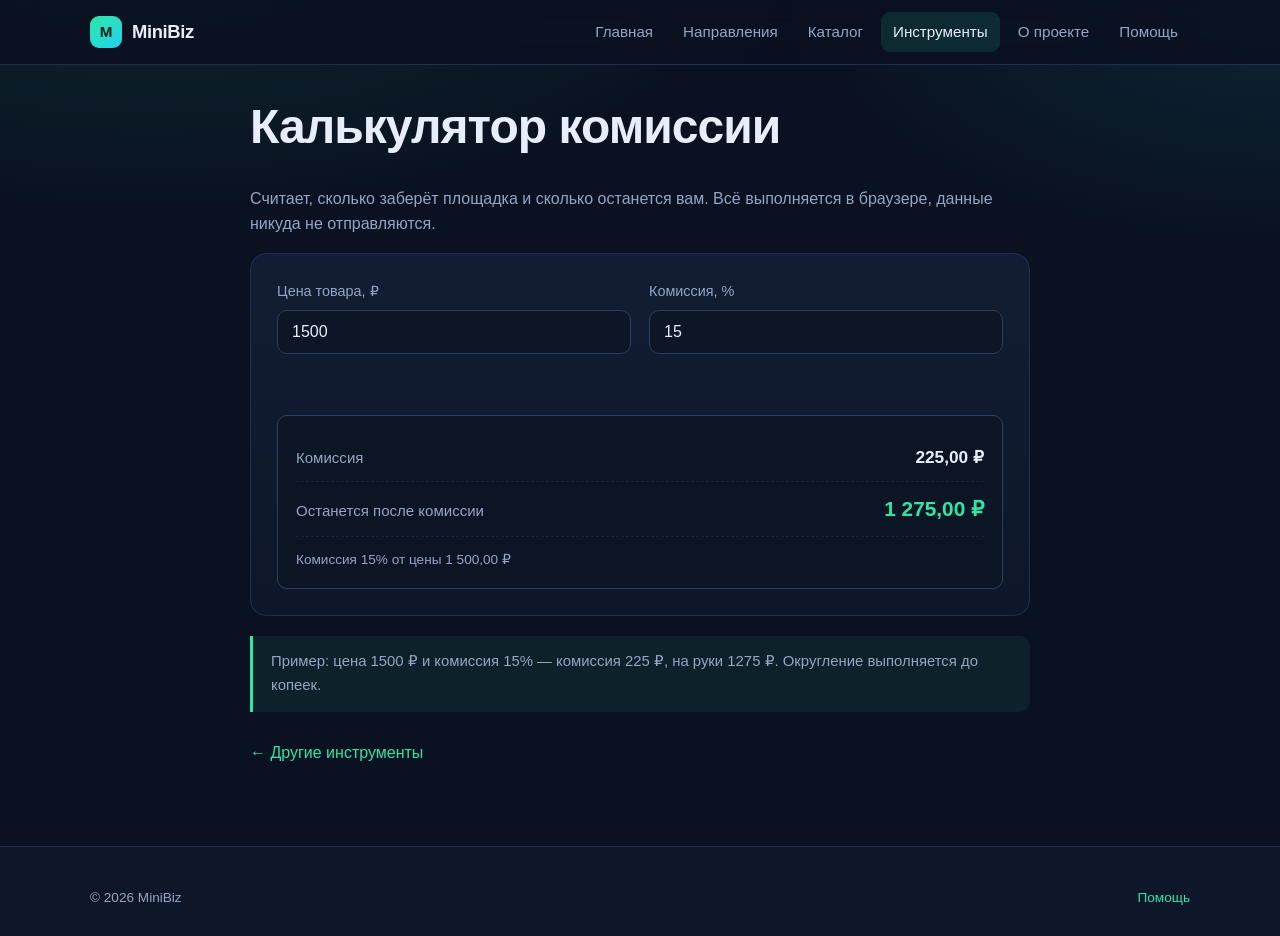
<file: tools/commission.html>
<!DOCTYPE html>
<html lang="ru">
<head>
<meta charset="utf-8">
<meta name="viewport" content="width=device-width, initial-scale=1">
<title>Калькулятор комиссии — MiniBiz</title>
<meta name="description" content="Бесплатный калькулятор комиссии: считает размер комиссии и сумму после её вычета.">
<meta name="color-scheme" content="dark">
<link rel="stylesheet" href="../assets/css/style.css">
<link rel="icon" href="data:image/svg+xml,%3Csvg xmlns='http://www.w3.org/2000/svg' viewBox='0 0 32 32'%3E%3Crect width='32' height='32' rx='8' fill='%232ee6a8'/%3E%3Ctext x='16' y='22' font-family='Segoe UI,Arial' font-size='16' font-weight='700' text-anchor='middle' fill='%2304231a'%3EM%3C/text%3E%3C/svg%3E">
<meta http-equiv="Content-Security-Policy" content="default-src 'self'; script-src 'self'; style-src 'self'; img-src 'self' data:; font-src 'self'; connect-src 'none'; form-action 'self'; base-uri 'self'">
</head>
<body>
<a class="skip-link" href="#main">Перейти к содержимому</a>

<header class="site-header">
  <div class="container header-inner">
    <a class="logo" href="../index.html">
      <span class="logo-mark" aria-hidden="true">M</span>
      <span>MiniBiz</span>
    </a>
    <button class="nav-toggle" type="button" aria-expanded="false" aria-controls="primary-nav">Меню</button>
    <nav class="nav" id="primary-nav" aria-label="Основная навигация">
      <a href="../index.html">Главная</a>
      <a href="../index.html#directions">Направления</a>
      <a href="../catalog.html">Каталог</a>
      <a href="commission.html" aria-current="page">Инструменты</a>
      <a href="../about.html">О проекте</a>
      <a href="../help.html">Помощь</a>
    </nav>
  </div>
</header>

<main id="main">
  <div class="container tool-shell">
    <h1>Калькулятор комиссии</h1>
    <p class="text-muted">
      Считает, сколько заберёт площадка и сколько останется вам. Всё выполняется
      в браузере, данные никуда не отправляются.
    </p>

    <noscript>
      <div class="note">
        Калькулятор считает на JavaScript. Без него расчёт недоступен — включите JavaScript
        в браузере и обновите страницу.
      </div>
    </noscript>

    <form class="tool-panel" novalidate>
      <div class="form-grid">
        <div class="form-row">
          <label for="price">Цена товара, ₽</label>
          <input type="number" id="price" name="price" inputmode="decimal" min="0" step="0.01" value="1500" autocomplete="off">
          <span class="field-error" id="price-error" role="alert"></span>
        </div>
        <div class="form-row">
          <label for="fee-percent">Комиссия, %</label>
          <input type="number" id="fee-percent" name="fee-percent" inputmode="decimal" min="0" max="100" step="0.1" value="15" autocomplete="off">
          <span class="field-error" id="fee-error" role="alert"></span>
        </div>
      </div>

      <div class="result-box" aria-live="polite">
        <div class="result-row">
          <span class="label">Комиссия</span>
          <span class="value" id="result-fee">—</span>
        </div>
        <div class="result-row total">
          <span class="label">Останется после комиссии</span>
          <span class="value" id="result-net">—</span>
        </div>
        <p id="result-percent" class="result-note"></p>
      </div>
    </form>

    <div class="note">
      Пример: цена 1500 ₽ и комиссия 15% — комиссия 225 ₽, на руки 1275 ₽.
      Округление выполняется до копеек.
    </div>

    <p class="mt-28">
      <a href="../catalog.html">← Другие инструменты</a>
    </p>
  </div>
</main>

<footer class="site-footer">
  <div class="container">
    <div class="footer-bottom flat">
      <span>© <span id="footer-year">2026</span> MiniBiz</span>
      <span><a href="../help.html">Помощь</a></span>
    </div>
  </div>
</footer>

<script src="../assets/js/data.js"></script>
<script src="../assets/js/app.js"></script>
<script src="../assets/js/tools.js"></script>
</body>
</html>
</file>
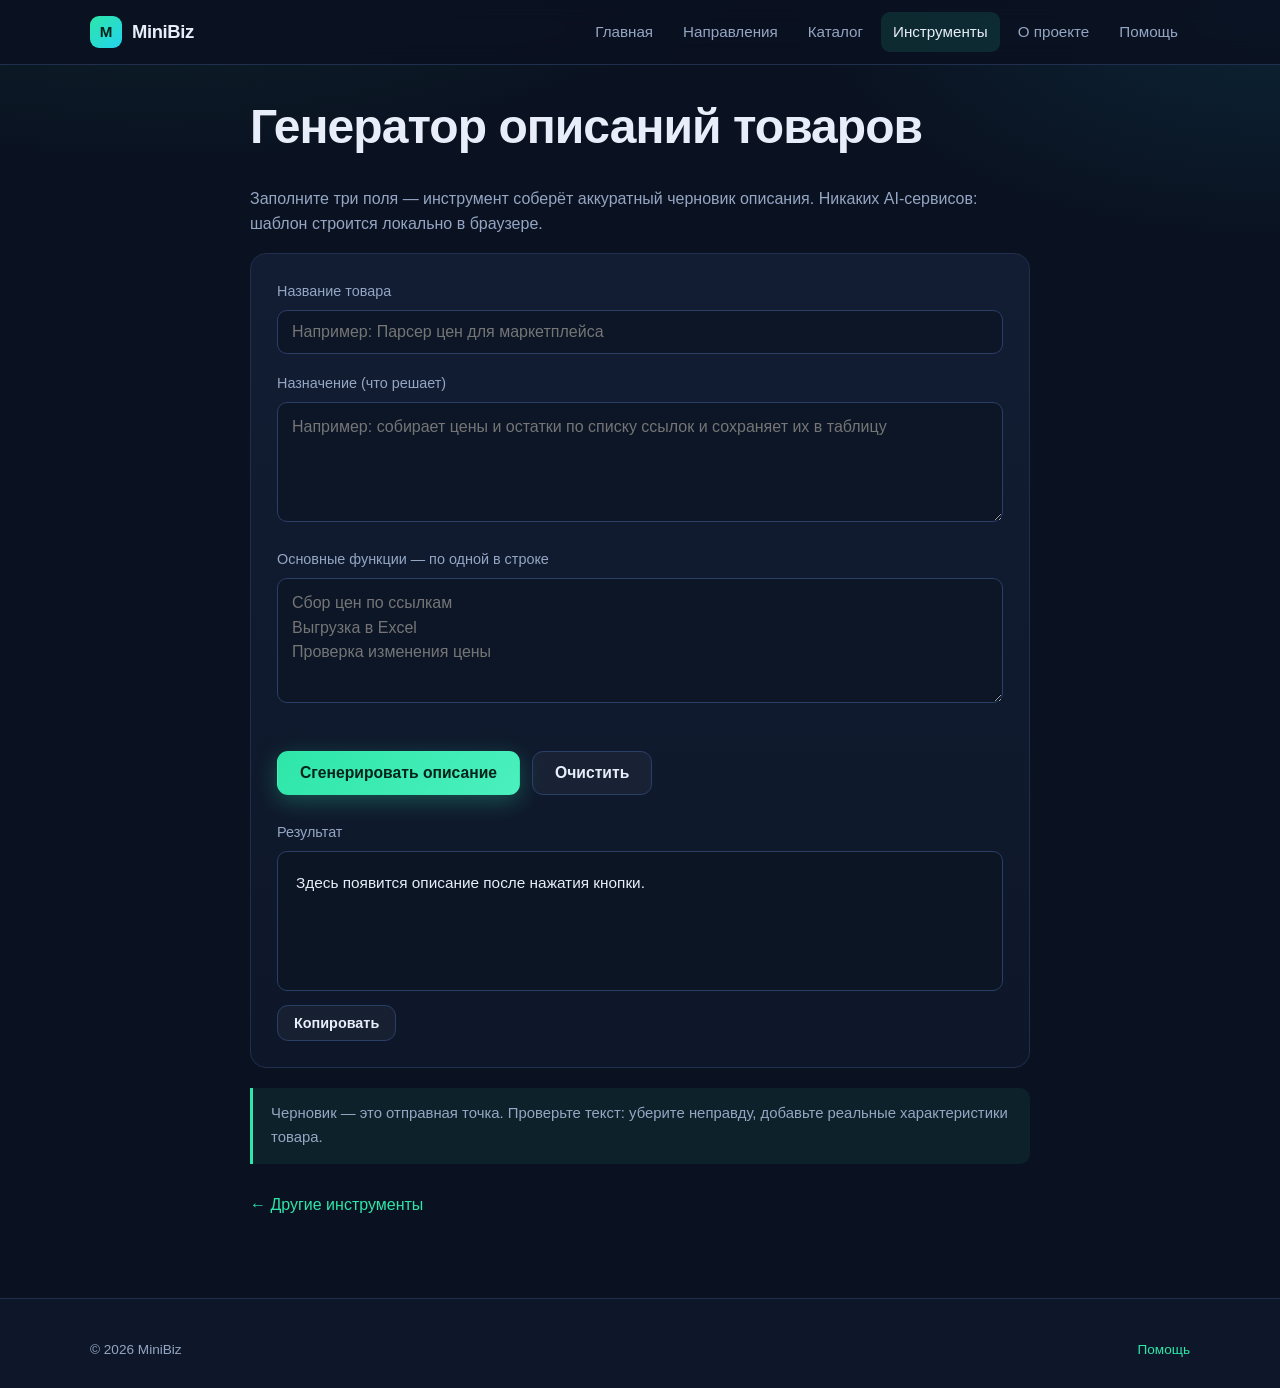
<file: tools/description.html>
<!DOCTYPE html>
<html lang="ru">
<head>
<meta charset="utf-8">
<meta name="viewport" content="width=device-width, initial-scale=1">
<title>Генератор описаний товаров — MiniBiz</title>
<meta name="description" content="Бесплатный генератор черновика описания товара. Работает локально, без AI-сервисов.">
<meta name="color-scheme" content="dark">
<link rel="stylesheet" href="../assets/css/style.css">
<link rel="icon" href="data:image/svg+xml,%3Csvg xmlns='http://www.w3.org/2000/svg' viewBox='0 0 32 32'%3E%3Crect width='32' height='32' rx='8' fill='%232ee6a8'/%3E%3Ctext x='16' y='22' font-family='Segoe UI,Arial' font-size='16' font-weight='700' text-anchor='middle' fill='%2304231a'%3EM%3C/text%3E%3C/svg%3E">
<meta http-equiv="Content-Security-Policy" content="default-src 'self'; script-src 'self'; style-src 'self'; img-src 'self' data:; font-src 'self'; connect-src 'none'; form-action 'self'; base-uri 'self'">
</head>
<body>
<a class="skip-link" href="#main">Перейти к содержимому</a>

<header class="site-header">
  <div class="container header-inner">
    <a class="logo" href="../index.html">
      <span class="logo-mark" aria-hidden="true">M</span>
      <span>MiniBiz</span>
    </a>
    <button class="nav-toggle" type="button" aria-expanded="false" aria-controls="primary-nav">Меню</button>
    <nav class="nav" id="primary-nav" aria-label="Основная навигация">
      <a href="../index.html">Главная</a>
      <a href="../index.html#directions">Направления</a>
      <a href="../catalog.html">Каталог</a>
      <a href="description.html" aria-current="page">Инструменты</a>
      <a href="../about.html">О проекте</a>
      <a href="../help.html">Помощь</a>
    </nav>
  </div>
</header>

<main id="main">
  <div class="container tool-shell">
    <h1>Генератор описаний товаров</h1>
    <p class="text-muted">
      Заполните три поля — инструмент соберёт аккуратный черновик описания.
      Никаких AI-сервисов: шаблон строится локально в браузере.
    </p>

    <noscript>
      <div class="note">
        Генератор описаний работает на JavaScript. Без него кнопка не сработает — включите
        JavaScript в браузере и обновите страницу.
      </div>
    </noscript>

    <form class="tool-panel" novalidate>
      <div class="form-row">
        <label for="product-name">Название товара</label>
        <input type="text" id="product-name" placeholder="Например: Парсер цен для маркетплейса" autocomplete="off">
      </div>

      <div class="form-row">
        <label for="product-purpose">Назначение (что решает)</label>
        <textarea id="product-purpose" rows="3" placeholder="Например: собирает цены и остатки по списку ссылок и сохраняет их в таблицу"></textarea>
      </div>

      <div class="form-row">
        <label for="product-features">Основные функции — по одной в строке</label>
        <textarea id="product-features" rows="4" placeholder="Сбор цен по ссылкам&#10;Выгрузка в Excel&#10;Проверка изменения цены"></textarea>
      </div>

      <span class="field-error" id="desc-error" role="alert"></span>

      <div class="actions-row">
        <button class="btn btn-primary" type="button" id="generate-desc">Сгенерировать описание</button>
        <button class="btn btn-ghost" type="button" id="clear-desc">Очистить</button>
      </div>

      <div class="mt-26">
        <span class="field-label">Результат</span>
        <div class="output-text" id="desc-output" aria-live="polite">Здесь появится описание после нажатия кнопки.</div>
        <div class="copy-row">
          <button class="btn btn-ghost btn-sm" type="button" id="copy-desc">Копировать</button>
          <span class="copy-status" id="copy-status" role="status"></span>
        </div>
      </div>
    </form>

    <div class="note">
      Черновик — это отправная точка. Проверьте текст: уберите неправду,
      добавьте реальные характеристики товара.
    </div>

    <p class="mt-28">
      <a href="../catalog.html">← Другие инструменты</a>
    </p>
  </div>
</main>

<footer class="site-footer">
  <div class="container">
    <div class="footer-bottom flat">
      <span>© <span id="footer-year">2026</span> MiniBiz</span>
      <span><a href="../help.html">Помощь</a></span>
    </div>
  </div>
</footer>

<script src="../assets/js/data.js"></script>
<script src="../assets/js/app.js"></script>
<script src="../assets/js/tools.js"></script>
</body>
</html>
</file>
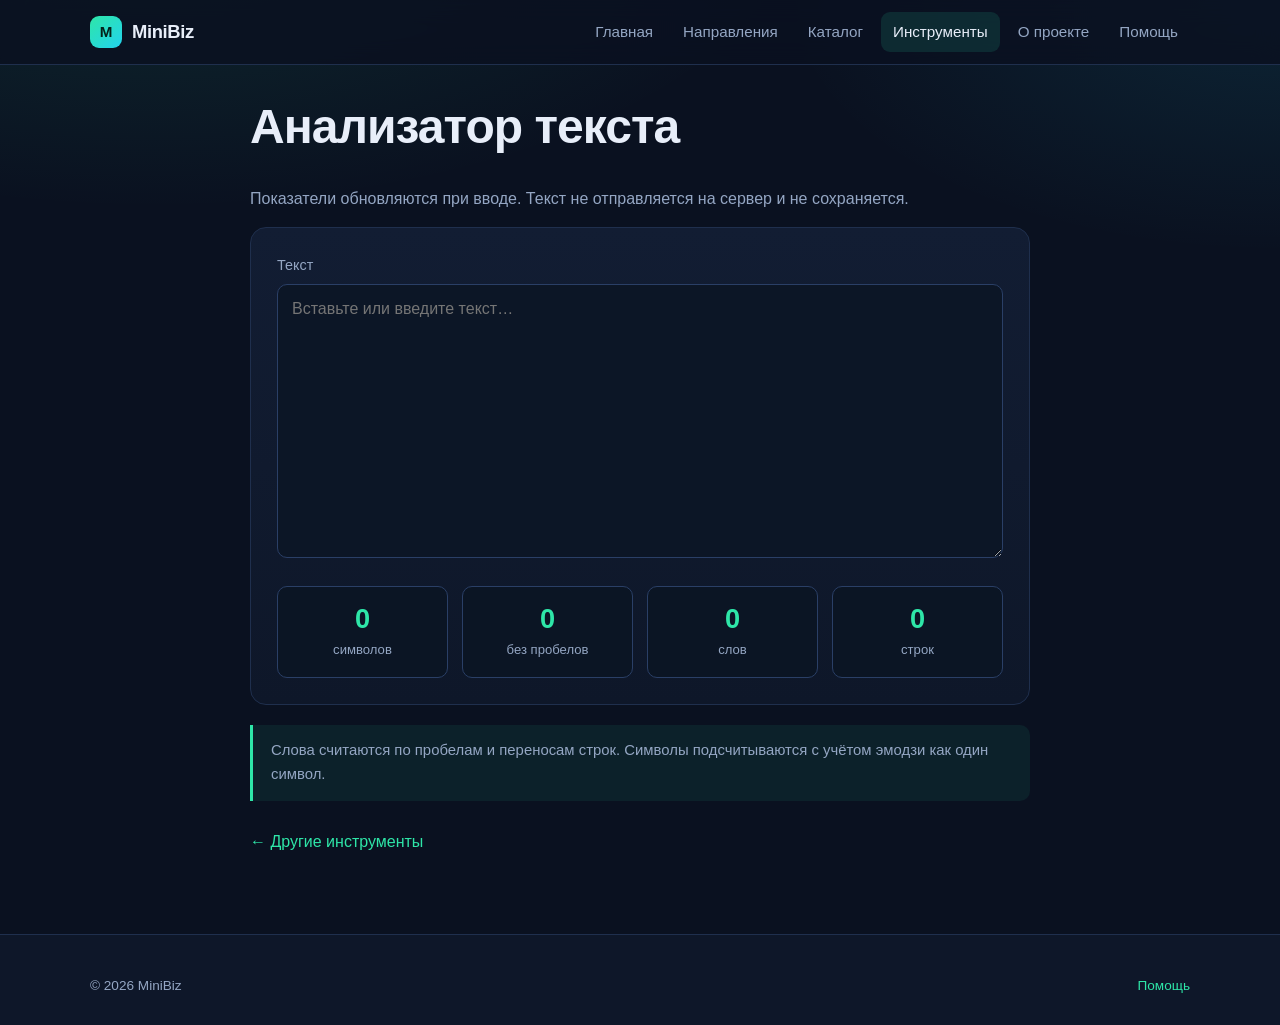
<file: tools/text-analyzer.html>
<!DOCTYPE html>
<html lang="ru">
<head>
<meta charset="utf-8">
<meta name="viewport" content="width=device-width, initial-scale=1">
<title>Анализатор текста — MiniBiz</title>
<meta name="description" content="Считает символы, символы без пробелов, слова и строки в реальном времени.">
<meta name="color-scheme" content="dark">
<link rel="stylesheet" href="../assets/css/style.css">
<link rel="icon" href="data:image/svg+xml,%3Csvg xmlns='http://www.w3.org/2000/svg' viewBox='0 0 32 32'%3E%3Crect width='32' height='32' rx='8' fill='%232ee6a8'/%3E%3Ctext x='16' y='22' font-family='Segoe UI,Arial' font-size='16' font-weight='700' text-anchor='middle' fill='%2304231a'%3EM%3C/text%3E%3C/svg%3E">
<meta http-equiv="Content-Security-Policy" content="default-src 'self'; script-src 'self'; style-src 'self'; img-src 'self' data:; font-src 'self'; connect-src 'none'; form-action 'self'; base-uri 'self'">
</head>
<body>
<a class="skip-link" href="#main">Перейти к содержимому</a>

<header class="site-header">
  <div class="container header-inner">
    <a class="logo" href="../index.html">
      <span class="logo-mark" aria-hidden="true">M</span>
      <span>MiniBiz</span>
    </a>
    <button class="nav-toggle" type="button" aria-expanded="false" aria-controls="primary-nav">Меню</button>
    <nav class="nav" id="primary-nav" aria-label="Основная навигация">
      <a href="../index.html">Главная</a>
      <a href="../index.html#directions">Направления</a>
      <a href="../catalog.html">Каталог</a>
      <a href="text-analyzer.html" aria-current="page">Инструменты</a>
      <a href="../about.html">О проекте</a>
      <a href="../help.html">Помощь</a>
    </nav>
  </div>
</header>

<main id="main">
  <div class="container tool-shell">
    <h1>Анализатор текста</h1>
    <p class="text-muted">
      Показатели обновляются при вводе. Текст не отправляется на сервер и не сохраняется.
    </p>

    <noscript>
      <div class="note">
        Анализатор считает текст на JavaScript. Без него показатели останутся нулевыми —
        включите JavaScript в браузере и обновите страницу.
      </div>
    </noscript>

    <div class="tool-panel">
      <label for="analyzer-text">Текст</label>
      <textarea id="analyzer-text" rows="10" placeholder="Вставьте или введите текст…"></textarea>

      <div class="stats-grid" aria-live="polite">
        <div class="stat">
          <span class="stat-value" id="stat-chars">0</span>
          <span class="stat-label">символов</span>
        </div>
        <div class="stat">
          <span class="stat-value" id="stat-chars-nospace">0</span>
          <span class="stat-label">без пробелов</span>
        </div>
        <div class="stat">
          <span class="stat-value" id="stat-words">0</span>
          <span class="stat-label">слов</span>
        </div>
        <div class="stat">
          <span class="stat-value" id="stat-lines">0</span>
          <span class="stat-label">строк</span>
        </div>
      </div>
    </div>

    <div class="note">
      Слова считаются по пробелам и переносам строк. Символы подсчитываются
      с учётом эмодзи как один символ.
    </div>

    <p class="mt-28">
      <a href="../catalog.html">← Другие инструменты</a>
    </p>
  </div>
</main>

<footer class="site-footer">
  <div class="container">
    <div class="footer-bottom flat">
      <span>© <span id="footer-year">2026</span> MiniBiz</span>
      <span><a href="../help.html">Помощь</a></span>
    </div>
  </div>
</footer>

<script src="../assets/js/data.js"></script>
<script src="../assets/js/app.js"></script>
<script src="../assets/js/tools.js"></script>
</body>
</html>
</file>
<file: assets/css/style.css>
/* MiniBiz — единая таблица стилей для всех страниц */

/* ---------- Переменные ---------- */
:root {
  --bg: #0a1120;
  --bg-soft: #0e1729;
  --card: #121d33;
  --card-hover: #16233d;
  --border: #1f2f4d;
  --border-strong: #2a3f66;
  --text: #e8eef9;
  --muted: #94a6c3;
  --accent: #2ee6a8;
  --accent-2: #22d3ee;
  --accent-ink: #04231a;
  --danger: #ff6b6b;
  --warn: #f7b955;
  --radius: 16px;
  --radius-sm: 10px;
  --shadow: 0 10px 30px rgba(0, 0, 0, .35);
  --maxw: 1140px;
  --font: "Segoe UI", Roboto, "Helvetica Neue", Arial, sans-serif;
}

/* ---------- Сброс ---------- */
* { box-sizing: border-box; }

html, body {
  margin: 0;
  padding: 0;
  max-width: 100%;
  overflow-x: hidden;
}

body {
  background:
    radial-gradient(1100px 520px at 12% -10%, rgba(46, 230, 168, .12), transparent 60%),
    radial-gradient(900px 460px at 100% 0%, rgba(34, 211, 238, .10), transparent 55%),
    var(--bg);
  color: var(--text);
  font-family: var(--font);
  font-size: 16px;
  line-height: 1.6;
  -webkit-font-smoothing: antialiased;
  min-height: 100vh;
  display: flex;
  flex-direction: column;
}

img, svg { max-width: 100%; }

a { color: var(--accent); text-decoration: none; }
a:hover { text-decoration: underline; }

h1, h2, h3, h4 { line-height: 1.25; margin: 0 0 .6em; letter-spacing: -.02em; }
h1 { font-size: clamp(1.9rem, 4.2vw, 3rem); }
h2 { font-size: clamp(1.4rem, 2.6vw, 1.9rem); }
h3 { font-size: 1.15rem; }
p { margin: 0 0 1em; }

:focus-visible {
  outline: 2px solid var(--accent-2);
  outline-offset: 3px;
  border-radius: 6px;
}

/* ---------- Каркас ---------- */
.container {
  width: 100%;
  max-width: var(--maxw);
  margin: 0 auto;
  padding: 0 20px;
}

main { flex: 1 0 auto; padding: 32px 0 64px; }

.section { margin-bottom: 56px; }
.section-head { display: flex; align-items: baseline; justify-content: space-between; gap: 16px; flex-wrap: wrap; margin-bottom: 20px; }
.section-head p { color: var(--muted); margin: 0; }

.skip-link {
  position: absolute; left: -9999px; top: 0;
  background: var(--accent); color: var(--accent-ink);
  padding: 10px 16px; border-radius: 0 0 10px 0; z-index: 100;
  font-weight: 600;
}
.skip-link:focus { left: 0; }

/* ---------- Шапка ---------- */
.site-header {
  position: sticky; top: 0; z-index: 50;
  background: rgba(10, 17, 32, .82);
  backdrop-filter: blur(12px);
  border-bottom: 1px solid var(--border);
}
.header-inner {
  display: flex; align-items: center; justify-content: space-between;
  gap: 16px; min-height: 64px;
}
.logo {
  display: inline-flex; align-items: center; gap: 10px;
  font-weight: 700; font-size: 1.15rem; color: var(--text);
  letter-spacing: -.02em;
}
.logo:hover { text-decoration: none; }
.logo-mark {
  width: 32px; height: 32px; border-radius: 9px;
  display: grid; place-items: center;
  background: linear-gradient(140deg, var(--accent), var(--accent-2));
  color: var(--accent-ink); font-weight: 800; font-size: .95rem;
}

.nav { display: flex; align-items: center; gap: 6px; flex-wrap: wrap; }
.nav a {
  color: var(--muted); font-size: .95rem; padding: 8px 12px;
  border-radius: 9px; transition: color .18s ease, background .18s ease;
}
.nav a:hover { color: var(--text); background: rgba(255, 255, 255, .05); text-decoration: none; }
.nav a[aria-current="page"] { color: var(--text); background: rgba(46, 230, 168, .12); }

.nav-toggle {
  display: none;
  background: transparent; color: var(--text);
  border: 1px solid var(--border-strong); border-radius: 9px;
  padding: 7px 12px; font-size: .95rem; cursor: pointer;
}

/* ---------- Кнопки ---------- */
.btn {
  display: inline-flex; align-items: center; justify-content: center; gap: 8px;
  padding: 12px 22px; border-radius: 11px; border: 1px solid transparent;
  font-size: .98rem; font-weight: 600; font-family: inherit;
  cursor: pointer; transition: transform .16s ease, box-shadow .16s ease, background .16s ease, border-color .16s ease;
  text-align: center;
}
.btn:hover { text-decoration: none; transform: translateY(-1px); }
.btn:active { transform: translateY(0); }
.btn:disabled { opacity: .5; cursor: not-allowed; transform: none; }

.btn-primary {
  background: linear-gradient(135deg, var(--accent), #4bf0be);
  color: var(--accent-ink);
  box-shadow: 0 6px 22px rgba(46, 230, 168, .28);
}
.btn-primary:hover { box-shadow: 0 10px 28px rgba(46, 230, 168, .38); }

.btn-ghost {
  background: rgba(255, 255, 255, .04);
  border-color: var(--border-strong);
  color: var(--text);
}
.btn-ghost:hover { background: rgba(255, 255, 255, .08); border-color: var(--accent); }

.btn-sm { padding: 9px 16px; font-size: .9rem; }

/* ---------- Hero ---------- */
.hero { padding: 56px 0 24px; }
.hero-badge {
  display: inline-flex; align-items: center; gap: 8px;
  font-size: .82rem; color: var(--accent);
  background: rgba(46, 230, 168, .1);
  border: 1px solid rgba(46, 230, 168, .28);
  padding: 6px 14px; border-radius: 999px; margin-bottom: 22px;
}
.hero h1 { max-width: 20ch; margin-bottom: 18px; }
.hero h1 .grad {
  background: linear-gradient(120deg, var(--accent), var(--accent-2));
  -webkit-background-clip: text; background-clip: text; color: transparent;
}
.hero-lead { color: var(--muted); font-size: 1.08rem; max-width: 62ch; margin-bottom: 28px; }
.hero-actions { display: flex; gap: 12px; flex-wrap: wrap; }

/* ---------- Сетки ---------- */
.grid { display: grid; gap: 18px; }
.grid-3 { grid-template-columns: repeat(auto-fit, minmax(280px, 1fr)); }
.grid-4 { grid-template-columns: repeat(auto-fit, minmax(230px, 1fr)); }
.grid-2 { grid-template-columns: repeat(auto-fit, minmax(320px, 1fr)); }

/* ---------- Карточки ---------- */
.card {
  background: linear-gradient(180deg, var(--card), var(--bg-soft));
  border: 1px solid var(--border);
  border-radius: var(--radius);
  padding: 22px;
  transition: transform .2s ease, border-color .2s ease, background .2s ease;
}
.card:hover { border-color: var(--border-strong); }

.product-card { display: flex; flex-direction: column; height: 100%; padding: 0; overflow: hidden; }
.product-card:hover { transform: translateY(-3px); border-color: var(--accent); }
.product-card-body { padding: 20px; display: flex; flex-direction: column; flex: 1 0 auto; }
.product-card h3 { margin-bottom: 8px; }
.product-card .short { color: var(--muted); font-size: .94rem; flex: 1 0 auto; }
.product-card .card-foot {
  display: flex; align-items: center; justify-content: space-between;
  gap: 12px; margin-top: 18px; padding-top: 16px; border-top: 1px solid var(--border);
  flex-wrap: wrap;
}

.thumb {
  height: 116px;
  display: grid; place-items: center;
  background:
    radial-gradient(220px 120px at 30% 20%, rgba(46, 230, 168, .18), transparent 70%),
    linear-gradient(160deg, #101b2f, #0b1424);
  border-bottom: 1px solid var(--border);
}
.thumb svg { width: 44px; height: 44px; stroke: var(--accent); }

.price { font-weight: 700; font-size: 1.02rem; }
.price-free { color: var(--accent); }
.price-soon { color: var(--muted); font-weight: 600; font-size: .92rem; }

.badge {
  display: inline-block; font-size: .75rem; font-weight: 600;
  padding: 4px 10px; border-radius: 999px; letter-spacing: .01em;
  border: 1px solid transparent; white-space: nowrap;
}
.badge-free { color: var(--accent); background: rgba(46, 230, 168, .12); border-color: rgba(46, 230, 168, .3); }
.badge-soon { color: var(--warn); background: rgba(247, 185, 85, .12); border-color: rgba(247, 185, 85, .3); }
.badge-paid { color: var(--accent-2); background: rgba(34, 211, 238, .12); border-color: rgba(34, 211, 238, .3); }

/* ---------- Преимущества ---------- */
.feature { display: flex; gap: 14px; align-items: flex-start; }
.feature-icon {
  width: 40px; height: 40px; flex: 0 0 40px; border-radius: 11px;
  display: grid; place-items: center;
  background: rgba(46, 230, 168, .1); border: 1px solid rgba(46, 230, 168, .22);
}
.feature-icon svg { width: 20px; height: 20px; stroke: var(--accent); }
.feature h3 { font-size: 1rem; margin-bottom: 4px; }
.feature p { color: var(--muted); font-size: .92rem; margin: 0; }

/* ---------- Фильтры каталога ---------- */
.toolbar {
  display: flex; gap: 12px; flex-wrap: wrap; align-items: center;
  margin-bottom: 26px;
}
.field-inline { flex: 1 1 260px; min-width: 0; }
.chips { display: flex; gap: 8px; flex-wrap: wrap; }
.chip {
  background: rgba(255, 255, 255, .04);
  border: 1px solid var(--border-strong);
  color: var(--muted); font-family: inherit; font-size: .88rem;
  padding: 8px 14px; border-radius: 999px; cursor: pointer;
  transition: all .16s ease;
}
.chip:hover { color: var(--text); border-color: var(--accent); }
.chip[aria-pressed="true"] {
  background: rgba(46, 230, 168, .14); color: var(--accent);
  border-color: rgba(46, 230, 168, .45);
}

/* ---------- Формы ---------- */
label { display: block; font-size: .9rem; color: var(--muted); margin-bottom: 7px; font-weight: 500; }

input[type="text"],
input[type="number"],
textarea,
select {
  width: 100%;
  background: #0c1626;
  border: 1px solid var(--border-strong);
  border-radius: var(--radius-sm);
  color: var(--text);
  font-family: inherit;
  font-size: 1rem;
  padding: 12px 14px;
  transition: border-color .16s ease, box-shadow .16s ease;
}
input:focus, textarea:focus, select:focus {
  outline: none;
  border-color: var(--accent);
  box-shadow: 0 0 0 3px rgba(46, 230, 168, .16);
}
input[aria-invalid="true"], textarea[aria-invalid="true"] { border-color: var(--danger); }
input[aria-invalid="true"]:focus, textarea[aria-invalid="true"]:focus {
  box-shadow: 0 0 0 3px rgba(255, 107, 107, .18);
}
textarea { resize: vertical; min-height: 120px; line-height: 1.55; }

.form-row { margin-bottom: 18px; }
.form-grid { display: grid; grid-template-columns: repeat(auto-fit, minmax(220px, 1fr)); gap: 18px; }

.field-error {
  display: block; color: var(--danger); font-size: .84rem;
  margin-top: 6px; min-height: 1.1em;
}

/* ---------- Инструменты ---------- */
.tool-shell { max-width: 820px; margin: 0 auto; }
.tool-panel {
  background: linear-gradient(180deg, var(--card), var(--bg-soft));
  border: 1px solid var(--border);
  border-radius: var(--radius);
  padding: 26px;
}
.result-box {
  background: #0b1524;
  border: 1px solid var(--border-strong);
  border-radius: var(--radius-sm);
  padding: 18px;
  margin-top: 22px;
}
.result-row {
  display: flex; align-items: baseline; justify-content: space-between;
  gap: 16px; padding: 10px 0;
  border-bottom: 1px dashed rgba(255, 255, 255, .07);
}
.result-row:last-child { border-bottom: 0; }
.result-row .label { color: var(--muted); font-size: .94rem; }
.result-row .value { font-weight: 700; font-size: 1.08rem; font-variant-numeric: tabular-nums; }
.result-row.total .value { color: var(--accent); font-size: 1.3rem; }

.stats-grid { display: grid; grid-template-columns: repeat(auto-fit, minmax(140px, 1fr)); gap: 14px; margin-top: 20px; }
.stat {
  background: #0b1524; border: 1px solid var(--border-strong);
  border-radius: var(--radius-sm); padding: 16px; text-align: center;
}
.stat-value {
  display: block; font-size: 1.7rem; font-weight: 700;
  color: var(--accent); font-variant-numeric: tabular-nums; line-height: 1.2;
}
.stat-label { font-size: .82rem; color: var(--muted); }

.output-text {
  white-space: pre-wrap;
  word-break: break-word;
  background: #0b1524;
  border: 1px solid var(--border-strong);
  border-radius: var(--radius-sm);
  padding: 18px;
  min-height: 140px;
  font-size: .96rem;
  line-height: 1.65;
}
.copy-row { display: flex; align-items: center; gap: 12px; margin-top: 14px; flex-wrap: wrap; }
.copy-status { font-size: .88rem; color: var(--accent); }

/* ---------- Страница продукта ---------- */
.product-head {
  display: grid; grid-template-columns: 1fr; gap: 24px;
  margin-bottom: 34px;
}
.product-title-row { display: flex; align-items: center; gap: 14px; flex-wrap: wrap; margin-bottom: 10px; }
.product-title-row h1 { margin: 0; }
.product-meta { display: flex; gap: 18px; flex-wrap: wrap; color: var(--muted); font-size: .9rem; margin-bottom: 18px; }
.product-actions { display: flex; gap: 12px; flex-wrap: wrap; align-items: center; margin-top: 22px; }

.buy-panel {
  background: linear-gradient(180deg, var(--card), var(--bg-soft));
  border: 1px solid var(--border);
  border-radius: var(--radius);
  padding: 24px;
  height: fit-content;
}
.buy-panel .price-big { font-size: 1.9rem; font-weight: 800; color: var(--accent); margin-bottom: 4px; }
.buy-panel .price-note { color: var(--muted); font-size: .88rem; margin-bottom: 18px; }

.spec-list { list-style: none; padding: 0; margin: 0; }
.spec-list li {
  position: relative; padding-left: 26px; margin-bottom: 10px;
  color: var(--muted); font-size: .95rem;
}
.spec-list li::before {
  content: ""; position: absolute; left: 0; top: .55em;
  width: 8px; height: 8px; border-radius: 50%;
  background: var(--accent); opacity: .85;
}
.spec-list.numbered { counter-reset: step; }
.spec-list.numbered li { counter-increment: step; }
.spec-list.numbered li::before {
  content: counter(step); background: rgba(46, 230, 168, .14);
  color: var(--accent); width: 20px; height: 20px; border-radius: 6px;
  display: grid; place-items: center; font-size: .72rem; font-weight: 700; top: .2em;
}

/* ---------- Контентные страницы ---------- */
.prose { max-width: 76ch; }
.prose h2 { margin-top: 1.8em; }
.prose ul, .prose ol { color: var(--muted); padding-left: 22px; }
.prose li { margin-bottom: 8px; }
.prose strong { color: var(--text); }

.faq-item {
  border: 1px solid var(--border);
  border-radius: var(--radius-sm);
  padding: 4px 18px;
  margin-bottom: 12px;
  background: var(--card);
}
.faq-item summary {
  cursor: pointer; padding: 14px 0; font-weight: 600;
  list-style: none; display: flex; justify-content: space-between; gap: 14px;
}
.faq-item summary::-webkit-details-marker { display: none; }
.faq-item summary::after { content: "+"; color: var(--accent); font-weight: 700; }
.faq-item[open] summary::after { content: "−"; }
.faq-item p { color: var(--muted); margin: 0 0 16px; }

.note {
  border-left: 3px solid var(--accent);
  background: rgba(46, 230, 168, .07);
  border-radius: 0 var(--radius-sm) var(--radius-sm) 0;
  padding: 14px 18px;
  color: var(--muted);
  font-size: .93rem;
  margin: 20px 0;
}

.empty-state {
  text-align: center; color: var(--muted);
  padding: 48px 20px; border: 1px dashed var(--border-strong);
  border-radius: var(--radius);
}

/* ---------- Футер ---------- */
.site-footer {
  border-top: 1px solid var(--border);
  background: var(--bg-soft);
  padding: 40px 0 28px;
  margin-top: auto;
  font-size: .92rem;
}
.footer-grid {
  display: grid; grid-template-columns: repeat(auto-fit, minmax(200px, 1fr));
  gap: 28px; margin-bottom: 28px;
}
.footer-grid h3 { font-size: .85rem; text-transform: uppercase; letter-spacing: .08em; color: var(--muted); margin-bottom: 12px; }
.footer-links { list-style: none; padding: 0; margin: 0; }
.footer-links li { margin-bottom: 8px; }
.footer-links a { color: var(--muted); }
.footer-links a:hover { color: var(--accent); }
.footer-bottom {
  border-top: 1px solid var(--border); padding-top: 20px;
  color: var(--muted); font-size: .85rem;
  display: flex; justify-content: space-between; gap: 12px; flex-wrap: wrap;
}

/* ---------- Анимация появления ---------- */
.reveal { opacity: 0; transform: translateY(14px); transition: opacity .5s ease, transform .5s ease; }
.reveal.is-visible { opacity: 1; transform: none; }

@media (prefers-reduced-motion: reduce) {
  * { animation: none !important; transition: none !important; }
  .reveal { opacity: 1; transform: none; }
}

@media print {
  .reveal { opacity: 1; transform: none; }
}

/* ---------- Адаптив ---------- */
@media (min-width: 900px) {
  .product-head { grid-template-columns: minmax(0, 1fr) 320px; align-items: start; }
}

@media (max-width: 860px) {
  .nav-toggle { display: inline-flex; }
  .nav {
    display: none;
    position: absolute; left: 0; right: 0; top: 100%;
    flex-direction: column; align-items: stretch; gap: 2px;
    background: #0c1626;
    border-bottom: 1px solid var(--border);
    padding: 10px 16px 16px;
  }
  .nav.is-open { display: flex; }
  .nav a { padding: 11px 12px; }
  .site-header { position: sticky; }
  .header-inner { position: relative; }
}

@media (max-width: 560px) {
  body { font-size: 15px; }
  .container { padding: 0 16px; }
  main { padding: 22px 0 48px; }
  .hero { padding: 34px 0 16px; }
  .hero-actions .btn, .product-actions .btn { width: 100%; }
  .tool-panel, .card, .buy-panel { padding: 18px; }
  .result-row { flex-direction: column; align-items: flex-start; gap: 2px; }
  .result-row .value { font-size: 1.02rem; }
  .section { margin-bottom: 40px; }
}

/* ---------- Утилиты, вынесенные из inline-стилей ----------
   Эти классы заменяют style="..." в разметке, чтобы Content-Security-Policy
   могла работать без 'unsafe-inline' в style-src. Значения совпадают с прежними
   встроенными стилями. */
.footer-note { color: var(--muted); margin-top: 12px; font-size: .9rem; }
.text-muted { color: var(--muted); }
.mt-26 { margin-top: 26px; }
.mt-28 { margin-top: 28px; }
.footer-bottom.flat { border-top: 0; padding-top: 0; }
.catalog-intro { color: var(--muted); max-width: 70ch; }
.w-full { flex: 1 1 100%; }
.field-label { display: block; font-size: .9rem; color: var(--muted); margin-bottom: 7px; }
.catalog-count { color: var(--muted); font-size: .9rem; margin-bottom: 18px; }
.container.container-narrow { max-width: 820px; }
.breadcrumbs { font-size: .88rem; color: var(--muted); margin-bottom: 22px; }
.result-note { color: var(--muted); font-size: .85rem; margin: 12px 0 0; }
.actions-row { display: flex; gap: 12px; flex-wrap: wrap; margin-top: 8px; }
.card-foot-badges { display: flex; gap: 8px; align-items: center; flex-wrap: wrap; }
.price-big.is-soon { color: var(--warn); }

/* ---------- Направления: пять карточек-мастерских ---------- */
.grid-directions { grid-template-columns: repeat(auto-fit, minmax(300px, 1fr)); }

.direction-card {
  display: flex;
  flex-direction: column;
  height: 100%;
  position: relative;
  overflow: hidden;
}
.direction-card::before {
  content: "";
  position: absolute;
  left: 0; right: 0; top: 0;
  height: 3px;
  background: linear-gradient(90deg, var(--accent), var(--accent-2));
  opacity: .75;
}
.direction-icon {
  width: 46px; height: 46px; border-radius: 13px;
  display: grid; place-items: center; margin-bottom: 14px;
  background: rgba(46, 230, 168, .1);
  border: 1px solid rgba(46, 230, 168, .22);
}
.direction-icon svg { width: 23px; height: 23px; stroke: var(--accent); }
.direction-card h3 { margin-bottom: 4px; font-size: 1.12rem; }
.direction-tagline {
  color: var(--accent); font-size: .85rem; font-weight: 600;
  margin-bottom: 10px;
}
.direction-card .short { color: var(--muted); font-size: .93rem; flex: 1 0 auto; }
.direction-counts { display: flex; gap: 6px; flex-wrap: wrap; margin: 16px 0 14px; }
.direction-counts .badge { font-size: .72rem; padding: 3px 9px; }
.direction-card .btn { align-self: flex-start; }

/* Значок «Готов» — только для проверенных, реально работающих продуктов. */
.badge-ready { color: var(--accent); background: rgba(46, 230, 168, .12); border-color: rgba(46, 230, 168, .3); }
/* Значок «Скоро» — для идей, разработка которых ещё не начата. */
.badge-idea { color: var(--muted); background: rgba(148, 166, 195, .12); border-color: rgba(148, 166, 195, .3); }
</file>
<file: demo/starter-kit.css>
:root{--bg:#101318;--panel:#191f27;--ink:#f4f5f7;--muted:#a6adba;--line:#2b323d;--accent:#b8f36b;--max:1120px}*{box-sizing:border-box}html{scroll-behavior:smooth;scroll-padding-top:80px}body{margin:0;background:var(--bg);color:var(--ink);font:16px/1.6 'Segoe UI',system-ui,Roboto,Arial,sans-serif}a{color:inherit;text-decoration:none}.header,footer{max-width:var(--max);margin:auto;padding:20px 28px;display:flex;align-items:center;justify-content:space-between;gap:20px}.header{border-bottom:1px solid var(--line)}.brand{display:flex;align-items:center;gap:10px;font-weight:700;letter-spacing:-.03em}.logo{display:grid;place-items:center;width:34px;height:34px;border-radius:11px;background:var(--accent);color:#18200e;font-weight:800}.header nav{display:flex;gap:28px;color:var(--muted);font-size:.92rem}.header nav a:hover,footer>a:hover{color:var(--accent)}.menu{display:none}.hero{max-width:var(--max);margin:auto;padding:90px 28px 100px;display:grid;grid-template-columns:1.1fr .9fr;gap:65px;align-items:center}.eyebrow{font-size:.72rem;font-weight:700;letter-spacing:.16em;color:var(--accent);margin:0 0 18px}.hero h1,h2{font-family:'Segoe UI',system-ui,Roboto,Arial,sans-serif;letter-spacing:-.065em;line-height:1.08}.hero h1{font-size:clamp(2.8rem,5.5vw,5rem);margin:0 0 22px}.hero h1 em,.contact h2 em{font-style:normal;color:var(--accent)}.lead{font-size:1.1rem;color:var(--muted);max-width:500px}.actions{display:flex;flex-wrap:wrap;align-items:center;gap:18px;margin-top:30px}.button{background:var(--accent);color:#18200e;padding:13px 19px;border-radius:10px;font-weight:700}.button:hover{filter:brightness(.94)}.sub-link{color:var(--muted);font-size:.9rem}.visual{min-height:360px;position:relative;overflow:hidden;border:1px solid #343d48;border-radius:22px;background:linear-gradient(145deg,#252d38,#171c23 70%);padding:22px;display:flex;flex-direction:column;justify-content:space-between}.visual-top,.visual-bottom{display:flex;align-items:center;gap:9px;color:#aeb7c3;font-size:.72rem;letter-spacing:.08em}.dot{width:7px;height:7px;border-radius:50%;background:var(--accent)}.dots{margin-left:auto}.glow{position:absolute;width:240px;height:240px;right:-45px;top:50px;border-radius:50%;background:radial-gradient(circle,#b8f36b66,transparent 70%)}.visual>.eyebrow,.visual h2,.visual>.muted{position:relative}.visual h2{font-size:clamp(2.3rem,4vw,3.5rem);margin:5px 0 12px}.muted{color:var(--muted)}.visual-bottom{border-top:1px solid #ffffff1a;padding-top:15px;justify-content:space-between;letter-spacing:0}.section{max-width:var(--max);margin:auto;padding:70px 28px 80px}.section h2,.contact h2{font-size:clamp(2.2rem,4.5vw,3.7rem);margin:0}.split{border-top:1px solid var(--line);border-bottom:1px solid var(--line);display:grid;grid-template-columns:1fr 1fr;gap:60px;align-items:start}.intro{color:var(--muted);font-size:1.1rem;margin:0}.grid{display:grid;grid-template-columns:repeat(3,1fr);gap:15px;margin-top:32px}.grid article{position:relative;min-height:205px;padding:24px;background:var(--panel);border:1px solid var(--line);border-radius:16px;transition:transform .2s,border-color .2s}.grid article:hover{transform:translateY(-4px);border-color:#68794e}.grid b,.grid article>span{color:var(--accent)}.grid h3{font:700 1.2rem 'Segoe UI',system-ui,Roboto,Arial,sans-serif;margin:26px 0 8px}.grid p{color:var(--muted);font-size:.92rem}.grid article>span{position:absolute;right:22px;top:20px}.contact{max-width:var(--max);margin:auto;padding:70px 28px 80px;border-top:1px solid var(--line);display:grid;grid-template-columns:1fr 1fr;gap:45px;align-items:end}.contact .muted{max-width:420px;margin-top:20px}.contact-link{display:flex;justify-content:space-between;gap:15px;padding:18px 0;border-bottom:1px solid #66734f;color:var(--accent);font-size:clamp(1rem,2vw,1.4rem);font-weight:600;overflow-wrap:anywhere}footer{border-top:1px solid var(--line);color:var(--muted);font-size:.8rem}footer p{margin:0}
@media(max-width:760px){.header,footer{padding:16px 20px;flex-wrap:wrap}.header nav{flex-wrap:wrap;gap:14px;font-size:.88rem}.js .menu{display:block;background:transparent;border:1px solid var(--line);color:var(--ink);padding:8px 12px;border-radius:8px;font:inherit}.js .header nav{display:none;flex-direction:column;gap:0;width:100%;padding-top:8px}.js .header nav.open{display:flex}.js .header nav a{padding:9px 0}.hero{padding:60px 20px 65px;grid-template-columns:1fr;gap:35px}.hero h1{font-size:clamp(2.6rem,12vw,4.4rem)}.visual{min-height:320px}.section{padding:55px 20px 60px}.split{grid-template-columns:1fr;gap:22px}.grid{grid-template-columns:1fr}.grid article{min-height:175px}.contact{grid-template-columns:1fr;gap:22px;padding:55px 20px 60px}footer p{order:3;width:100%}}@media(prefers-reduced-motion:reduce){html{scroll-behavior:auto}*,*::before,*::after{transition:none!important}}
</file>
<file: demo/demo-bar.css>
/* Стили демонстрационной панели.
 *
 * Это единственное, что добавлено к шаблону: полоски сверху и снизу, которые
 * объясняют, что перед посетителем демонстрация, и дают ссылку на страницу
 * товара. Сам шаблон — assets/starter-kit.css, он не изменялся. */

.demo-bar {
  display: flex;
  align-items: center;
  justify-content: space-between;
  gap: 16px;
  flex-wrap: wrap;
  padding: 11px 20px;
  background: #121d33;
  border-bottom: 1px solid #1f2f4d;
  color: #e8eef9;
  font: 14px/1.5 "Segoe UI", system-ui, Roboto, Arial, sans-serif;
}

.demo-bar p {
  margin: 0;
}

.demo-bar strong {
  color: #2ee6a8;
}

.demo-bar a {
  color: #2ee6a8;
  text-decoration: none;
}

.demo-bar a:hover {
  text-decoration: underline;
}

.demo-bar--bottom {
  border-bottom: 0;
  border-top: 1px solid #1f2f4d;
}

.demo-bar .demo-note {
  color: #94a6c3;
  font-size: 13px;
}

@media (max-width: 560px) {
  .demo-bar {
    padding: 10px 16px;
  }
}
</file>
